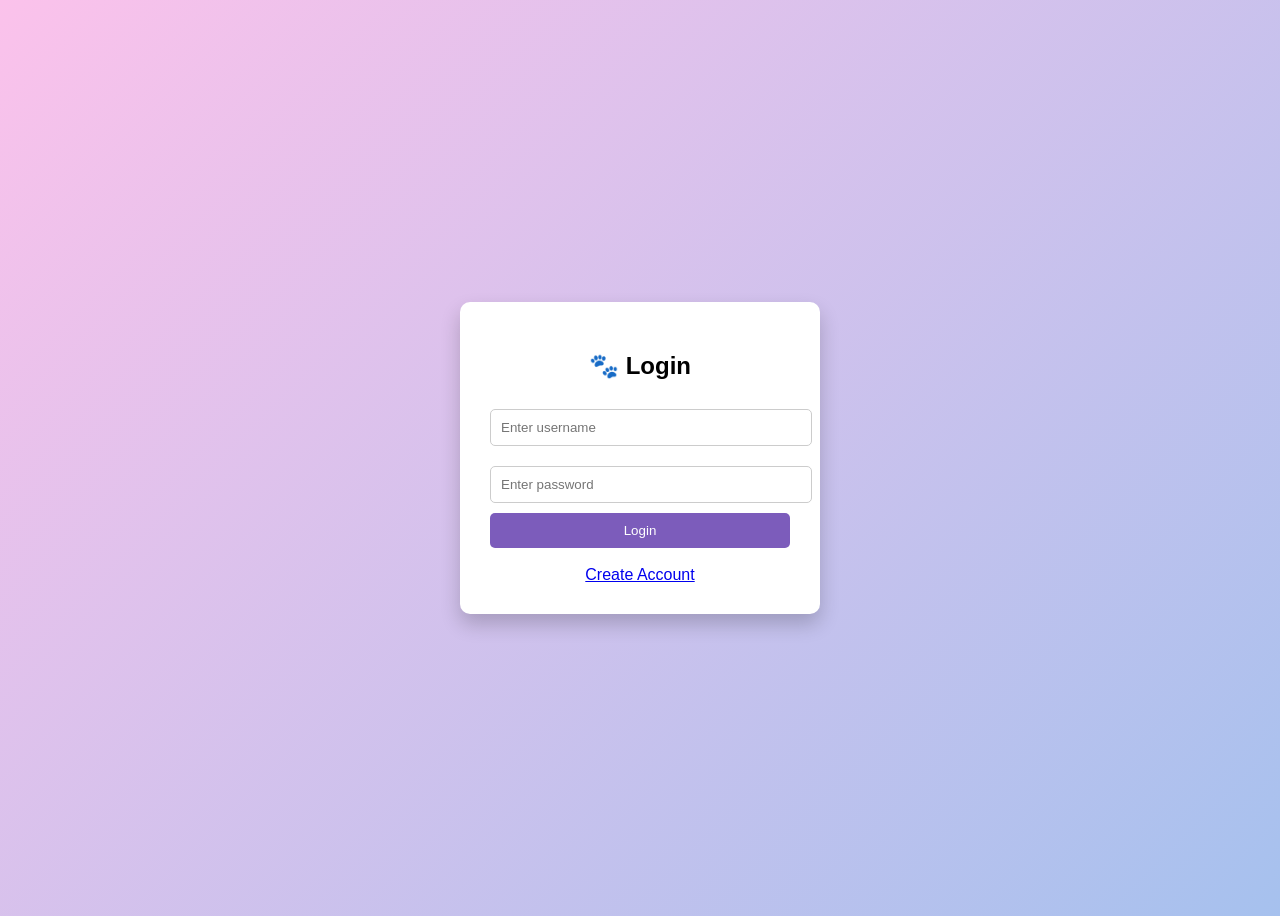
<file: index.html>
<!DOCTYPE html>
<html lang="en">
<head>
  <meta charset="UTF-8" />
  <meta name="viewport" content="width=device-width, initial-scale=1.0" />
  <title>🐾 Pawfect Pets – Your Cute Pet Shop</title>

  <link rel="preconnect" href="https://fonts.googleapis.com" />
  <link
    href="https://fonts.googleapis.com/css2?family=Quicksand:wght@400;500;600;700&family=Nunito:wght@400;600;700;800&display=swap"
    rel="stylesheet"
  />

  <link rel="stylesheet" href="style.css" />
</head> 

<body>

  <nav class="navbar" id="navbar">

    <!-- Logo area (text + emoji) -->
    <div class="nav-logo">
      <span class="logo-icon">🐾</span>
      <span class="logo-text">Pawfect Pets</span>
    </div>

    <!-- Hamburger button (shows on mobile) -->
    <!-- onclick calls JavaScript function toggleMenu() -->
    <button class="hamburger" id="hamburger" onclick="toggleMenu()" aria-label="Open menu">
      ☰
    </button>


    <ul class="nav-links" id="nav-links">
      <li><a href="index.html" class="active">🏠 Home</a></li>
      <li><a href="accessories.html">🛒 Accessories</a></li>
      <li><a href="care.html">📺 How to Care Videos</a></li>
      <li><a href="contact.html">✉️ Contact</a></li>
      <!-- Cart counter - JavaScript updates the number inside the badge -->
      <li>
        <a href="#" class="cart-btn" onclick="showCart()">
          🛒 Cart <span class="cart-badge" id="cart-count">0</span>
        </a>
      </li>
      <li><a href="#" onclick="logout()">🚪 Logout</a></li>
    </ul>
  </nav>

  <header class="hero">
    <div class="hero-content">
      <svg class="hero-svg" viewBox="0 0 120 80" xmlns="http://www.w3.org/2000/svg" aria-label="Cute bunny illustration">
        <!-- Bunny body -->
        <ellipse cx="60" cy="55" rx="22" ry="18" fill="#fff" />
        <!-- Bunny head -->
        <circle cx="60" cy="34" r="14" fill="#fff" />
        <!-- Left ear -->
        <ellipse cx="52" cy="16" rx="5" ry="11" fill="#fff" />
        <ellipse cx="52" cy="16" rx="3" ry="8" fill="#ffb6c1" />
        <!-- Right ear -->
        <ellipse cx="68" cy="16" rx="5" ry="11" fill="#fff" />
        <ellipse cx="68" cy="16" rx="3" ry="8" fill="#ffb6c1" />
        <!-- Eyes -->
        <circle cx="55" cy="32" r="2.5" fill="#7c5cbb" />
        <circle cx="65" cy="32" r="2.5" fill="#7c5cbb" />
        <!-- Shine dots in eyes -->
        <circle cx="56" cy="31" r="0.8" fill="white" />
        <circle cx="66" cy="31" r="0.8" fill="white" />
        <!-- Nose -->
        <ellipse cx="60" cy="37" rx="2" ry="1.2" fill="#ffb6c1" />
        <!-- Smile -->
        <path d="M57 39 Q60 42 63 39" stroke="#aaa" stroke-width="1" fill="none" stroke-linecap="round" />
        <!-- Whiskers -->
        <line x1="44" y1="37" x2="55" y2="38" stroke="#ccc" stroke-width="0.8" />
        <line x1="44" y1="39" x2="55" y2="39" stroke="#ccc" stroke-width="0.8" />
        <line x1="65" y1="38" x2="76" y2="37" stroke="#ccc" stroke-width="0.8" />
        <line x1="65" y1="39" x2="76" y2="39" stroke="#ccc" stroke-width="0.8" />
        <!-- Paws -->
        <ellipse cx="46" cy="64" rx="7" ry="5" fill="#fff" />
        <ellipse cx="74" cy="64" rx="7" ry="5" fill="#fff" />
        <!-- Tummy spot -->
        <ellipse cx="60" cy="57" rx="10" ry="8" fill="#fff5f8" />
        <!-- Stars decoration -->
        <text x="10" y="20" font-size="8" fill="#b39ddb">✦</text>
        <text x="95" y="15" font-size="6" fill="#f48fb1">✦</text>
        <text x="100" y="50" font-size="5" fill="#b39ddb">✦</text>
        <text x="5" y="55" font-size="7" fill="#f48fb1">✦</text>
      </svg>

      <h1 class="hero-title">Welcome to Pawfect Pets! 🐇</h1>
      <p class="hero-subtitle">Find your fluffy best friend – bunnies, guinea pigs, hamsters & more!</p>

      <a href="#shop" class="btn-primary">Shop Pets 🐾</a>
    </div>
  </header>

  <!-- ============================================================
       FILTER BAR
       - JavaScript uses these buttons to show/hide pet cards
  ============================================================ -->
  <section class="filter-bar" id="shop">
    <h2 class="section-title">Our Pets 🐾</h2>
    <p class="section-subtitle">Click a pet card to learn more about them!</p>

    <div class="filters">
      
      <button class="filter-btn active" data-filter="all" onclick="filterPets('all', this)">All Pets</button>
      <button class="filter-btn" data-filter="bunny" onclick="filterPets('bunny', this)">🐇 Bunnies</button>
      <button class="filter-btn" data-filter="guinea-pig" onclick="filterPets('guinea-pig', this)">🐹 Guinea Pigs</button>
      <button class="filter-btn" data-filter="hamster" onclick="filterPets('hamster', this)">🐹 Hamsters</button>
      <button class="filter-btn" data-filter="cat" onclick="filterPets('cat', this)">🐱 Cats</button>
    </div>

    <!-- Price sort dropdown -->
    <div class="sort-bar">
      <label for="sort-price">Sort by price:</label>
      <select id="sort-price" onchange="sortByPrice(this.value)">
        <option value="default">Default</option>
        <option value="low">Price: Low → High</option>
        <option value="high">Price: High → Low</option>
      </select>
    </div>
  </section>

  <!-- ============================================================
       PET CARDS GRID
       - Each card has class="pet-card" and a data-type attribute
       - JavaScript uses these to filter
  ============================================================ -->
  <section class="pets-grid" id="pets-container">

    <!-- ---- PET CARD ---- -->
    <!-- data-type: used by filter; data-price: used by sort -->
    <!-- onclick: calls JavaScript to open detail popup -->
    <div class="pet-card" data-type="bunny" data-price="4500"
         onclick="openPetDetail('Holland Lop', '🐇', 'bunny', '₹4500', 'Small', 'Calm & Gentle',
           'Holland Lops are one of the most popular rabbit breeds. They have adorable floppy ears and a very round face.',
           'Loves cuddles, calm indoors, enjoys exploring. Very social – needs a friend!',
           'Daily hay, fresh veggies, water. Weekly cage clean. Brush fur twice a week.',
           'Easy – great for first-time owners!')">

      <!-- Hover overlay - shown with CSS on hover -->
      <div class="card-hover-info">🐇 Calm & loves cuddles!</div>

      <!-- Pet emoji as the "image" (no file needed) -->
      <div class="pet-emoji">🐇</div>

      <div class="pet-info">
        <h3 class="pet-name">Holland Lop</h3>
        <p class="pet-breed">Breed: Holland Lop</p>
        <p class="pet-price">₹4500</p>
        <button class="btn-add" onclick="event.stopPropagation(); addToCart('Holland Lop', 45)">
          Add to Cart 🛒
        </button>
      </div>
    </div>

    <!-- ---- BUNNY 2 ---- -->
    <div class="pet-card" data-type="bunny" data-price="5500"
         onclick="openPetDetail('Mini Rex', '🐇', 'bunny', '₹5500', 'Small', 'Playful & Curious',
           'Mini Rex rabbits have incredibly soft, velvety fur. They are lively and love to explore.',
           'Active and playful, loves to binky (jump for joy!). Needs space to run.',
           'Daily hay and greens. Keep cage clean. Velvet fur needs minimal brushing.',
           'Moderate – needs daily exercise time outside the cage.')">
      <div class="card-hover-info">🐇 Super soft velvety fur!</div>
      <div class="pet-emoji">🐇</div>
      <div class="pet-info">
        <h3 class="pet-name">Mini Rex</h3>
        <p class="pet-breed">Breed: Mini Rex</p>
        <p class="pet-price">₹5500</p>
        <button class="btn-add" onclick="event.stopPropagation(); addToCart('Mini Rex', 55)">Add to Cart 🛒</button>
      </div>
    </div>

    <!-- ---- BUNNY 3 ---- -->
    <div class="pet-card" data-type="bunny" data-price="6000"
         onclick="openPetDetail('Lionhead', '🐇', 'bunny', '₹6000', 'Small', 'Bold & Friendly',
           'Lionheads have a fluffy mane of fur around their heads, like a tiny lion! They are bold and very affectionate.',
           'Confident, loves attention, can be cheeky! Enjoys toys and puzzles.',
           'Daily hay. Brush mane 3x per week to avoid matting. Fresh water always.',
           'Moderate – requires regular grooming.')">
      <div class="card-hover-info">🦁 Fluffy like a little lion!</div>
      <div class="pet-emoji">🐇</div>
      <div class="pet-info">
        <h3 class="pet-name">Lionhead</h3>
        <p class="pet-breed">Breed: Lionhead</p>
        <p class="pet-price">₹6000</p>
        <button class="btn-add" onclick="event.stopPropagation(); addToCart('Lionhead', 60)">Add to Cart 🛒</button>
      </div>
    </div>

    <!-- ---- GUINEA PIG 1 ---- -->
    <div class="pet-card" data-type="guinea-pig" data-price="2500"
         onclick="openPetDetail('American Guinea Pig', '🐹', 'guinea-pig', '₹2500', 'Medium', 'Social & Vocal',
           'The American Guinea Pig is the most common breed. Short smooth coat, very easy to care for.',
           'Very social! Loves to squeak and chatter. Always keep in pairs – they get lonely.',
           'Hay daily, vitamin C veggies, fresh water. Clean cage weekly.',
           'Easy – perfect for children!')">
      <div class="card-hover-info">🐹 Loves to chat & squeak!</div>
      <div class="pet-emoji">🐹</div>
      <div class="pet-info">
        <h3 class="pet-name">American Guinea Pig</h3>
        <p class="pet-breed">Breed: American</p>
        <p class="pet-price">₹2500</p>
        <button class="btn-add" onclick="event.stopPropagation(); addToCart('Guinea Pig', 25)">Add to Cart 🛒</button>
      </div>
    </div>

    <!-- ---- GUINEA PIG 2 ---- -->
    <div class="pet-card" data-type="guinea-pig" data-price="3500"
         onclick="openPetDetail('Teddy Guinea Pig', '🐹', 'guinea-pig', '₹3500', 'Medium', 'Fluffy & Sweet',
           'Teddy guinea pigs have a dense, rough, springy coat – just like a teddy bear! Very cuddly.',
           'Calm and sweet-natured. Loves being held. Gentle with children.',
           'Hay, fresh greens, vitamin C. Brush coat weekly. Nail trims needed.',
           'Easy to moderate.')">
      <div class="card-hover-info">🧸 Soft like a teddy bear!</div>
      <div class="pet-emoji">🐹</div>
      <div class="pet-info">
        <h3 class="pet-name">Teddy Guinea Pig</h3>
        <p class="pet-breed">Breed: Teddy</p>
        <p class="pet-price">₹3500</p>
        <button class="btn-add" onclick="event.stopPropagation(); addToCart('Teddy Guinea Pig', 35)">Add to Cart 🛒</button>
      </div>
    </div>

    <!-- ---- HAMSTER ---- -->
    <div class="pet-card" data-type="hamster" data-price="1500"
         onclick="openPetDetail('Syrian Hamster', '🐹', 'hamster', '₹1500', 'Small', 'Independent & Curious',
           'Syrian hamsters are the biggest hamster species. They are golden-coloured and love to explore.',
           'Active at night (nocturnal). Loves running on a wheel. Prefers to live alone.',
           'Seed mix, fresh veggies, water bottle. Clean cage weekly. Provide a large wheel.',
           'Easy – great starter pet!')">
      <div class="card-hover-info">🌙 Active at night – night owl!</div>
      <div class="pet-emoji">🐹</div>
      <div class="pet-info">
        <h3 class="pet-name">Syrian Hamster</h3>
        <p class="pet-breed">Breed: Syrian</p>
        <p class="pet-price">₹1500</p>
        <button class="btn-add" onclick="event.stopPropagation(); addToCart('Syrian Hamster', 15)">Add to Cart 🛒</button>
      </div>
    </div>

    <!-- ---- CAT ---- -->
    <div class="pet-card" data-type="cat" data-price="1200"
         onclick="openPetDetail('British Shorthair', '🐱', 'cat', '₹1200', 'Medium-Large', 'Calm & Cuddly',
           'The British Shorthair is a chunky, round-faced cat with a very dense plush coat. Calm and easygoing.',
           'Laid-back, loves naps, enjoys cuddles on its own terms. Good with kids and other pets.',
           'High-quality cat food, fresh water. Brush weekly. Vet check-ups yearly.',
           'Easy – very independent and low-maintenance.')">
      <div class="card-hover-info">😺 Chubby & super chill cat!</div>
      <div class="pet-emoji">🐱</div>
      <div class="pet-info">
        <h3 class="pet-name">British Shorthair</h3>
        <p class="pet-breed">Breed: British Shorthair</p>
        <p class="pet-price">₹1200</p>
        <button class="btn-add" onclick="event.stopPropagation(); addToCart('British Shorthair', 120)">Add to Cart 🛒</button>
      </div>
    </div>

    <!-- ---- CAT 2 ---- -->
    <div class="pet-card" data-type="cat" data-price="9500"
         onclick="openPetDetail('Ragdoll', '🐱', 'cat', '₹9500', 'Large', 'Floppy & Gentle',
           'Ragdolls go limp when picked up – hence the name! They are large, blue-eyed, and incredibly gentle.',
           'Dog-like loyalty, follows you around the house. Very gentle, loves to be held.',
           'Premium food, daily brushing (long coat). Lots of love and attention!',
           'Easy – very gentle and forgiving.')">
      <div class="card-hover-info">💙 Goes floppy when cuddled!</div>
      <div class="pet-emoji">🐱</div>
      <div class="pet-info">
        <h3 class="pet-name">Ragdoll</h3>
        <p class="pet-breed">Breed: Ragdoll</p>
        <p class="pet-price">₹9500</p>
        <button class="btn-add" onclick="event.stopPropagation(); addToCart('Ragdoll', 9500)">Add to Cart 🛒</button>
      </div>
    </div>

  </section>

  <!-- ============================================================
       BREED COMPARISON TABLE
       - Demonstrates HTML <table> tag
       - Shows traits for each breed
  ============================================================ -->
  <section class="table-section">
    <h2 class="section-title">🔍 Breed Comparison</h2>
    <p class="section-subtitle">Compare pets to find the best match for you!</p>

    <!-- overflow-x makes table scroll on small screens -->
    <div class="table-wrapper">
      <table class="breed-table">
        <!-- Table head - column labels -->
        <thead>
          <tr>
            <th>🐾 Pet</th>
            <th>📏 Size</th>
            <th>😊 Temperament</th>
            <th>✂️ Grooming</th>
            <th>👶 Kid Friendly</th>
            <th>💰 Price</th>
            <th>⭐ Beginner?</th>
          </tr>
        </thead>

        <!-- Table body - one row per breed -->
        <tbody>
          <tr>
            <td>🐇 Holland Lop</td>
            <td>Small</td>
            <td>Calm, Gentle</td>
            <td>Low</td>
            <td>✅ Yes</td>
            <td></td>
            <td>✅ Great!</td>
          </tr>
          <tr>
            <td>🐇 Mini Rex</td>
            <td>Small</td>
            <td>Playful, Active</td>
            <td>Low</td>
            <td>✅ Yes</td>
            <td>₹2000</td>
            <td>✅ Good</td>
          </tr>
          <tr>
            <td>🐇 Lionhead</td>
            <td>Small</td>
            <td>Bold, Friendly</td>
            <td>Medium</td>
            <td>✅ Yes</td>
            <td>₹1800</td>
            <td>⚠️ Some grooming</td>
          </tr>
          <tr>
            <td>🐹 American Guinea Pig</td>
            <td>Medium</td>
            <td>Social, Vocal</td>
            <td>Low</td>
            <td>✅ Yes</td>
            <td>₹800</td>
            <td>✅ Great!</td>
          </tr>
          <tr>
            <td>🐹 Teddy Guinea Pig</td>
            <td>Medium</td>
            <td>Calm, Sweet</td>
            <td>Low</td>
            <td>✅ Yes</td>
            <td>₹2100</td>
            <td>✅ Great!</td>
          </tr>
          <tr>
            <td>🐹 Syrian Hamster</td>
            <td>Small</td>
            <td>Independent</td>
            <td>Low</td>
            <td>⚠️ Careful</td>
            <td>₹1000</td>
            <td>✅ Good</td>
          </tr>
          <tr>
            <td>🐱 British Shorthair</td>
            <td>Medium-Large</td>
            <td>Calm, Cuddly</td>
            <td>Low</td>
            <td>✅ Yes</td>
            <td>₹3800</td>
            <td>✅ Great!</td>
          </tr>
          <tr>
            <td>🐱 Ragdoll</td>
            <td>Large</td>
            <td>Gentle, Loving</td>
            <td>Medium</td>
            <td>✅ Yes</td>
            <td>₹3400</td>
            <td>✅ Great!</td>
          </tr>
        </tbody>
      </table>
    </div>
  </section>

  <!-- ============================================================
       PET DETAIL MODAL (POPUP)
       - Hidden by default (display:none in CSS)
       - JavaScript fills in the content and shows it
  ============================================================ -->
  <div class="modal-overlay" id="pet-modal" onclick="closeModal(event)">
    <div class="modal-box">

      <!-- Close button (X) -->
      <button class="modal-close" onclick="closeModal()">✕</button>

      <!-- These empty elements get filled by JavaScript -->
      <div class="modal-emoji" id="modal-emoji">🐇</div>
      <h2 id="modal-name">Pet Name</h2>
      <p id="modal-breed-tag" class="modal-tag">🐇 Bunny</p>

      <!-- Info grid inside the popup -->
      <div class="modal-grid">
        <div class="modal-stat">
          <strong>📏 Size</strong>
          <span id="modal-size">-</span>
        </div>
        <div class="modal-stat">
          <strong>😊 Behaviour</strong>
          <span id="modal-behaviour">-</span>
        </div>
        <div class="modal-stat">
          <strong>💰 Price</strong>
          <span id="modal-price">-</span>
        </div>
      </div>

      <div class="modal-section">
        <h4>📖 About</h4>
        <p id="modal-about">-</p>
      </div>

      <div class="modal-section">
        <h4>🎭 Personality</h4>
        <p id="modal-personality">-</p>
      </div>

      <div class="modal-section">
        <h4>🌿 Care Requirements</h4>
        <p id="modal-care">-</p>
      </div>

      <div class="modal-section">
        <h4>⭐ Difficulty</h4>
        <p id="modal-difficulty">-</p>
      </div>

      <button class="btn-primary" id="modal-add-btn">Add to Cart 🛒</button>
    </div>
  </div>

  <!-- ============================================================
       CART POPUP (mini cart)
  ============================================================ -->
  <div class="cart-popup" id="cart-popup">
    <div class="cart-header">
      <h3>🛒 Your Cart</h3>
      <button onclick="hideCart()">✕</button>
    </div>
    <ul id="cart-items-list">
      <!-- JavaScript adds list items here -->
    </ul>
    <div class="cart-total">
      Total: £<span id="cart-total">0</span>
    </div>
    <a href="contact.html" class="btn-primary" style="display:block;text-align:center;margin-top:10px;">
      Checkout ➡️
    </a>
  </div>

  <!-- FOOTER -->
  <footer class="footer">
    <div class="footer-grid">
      <div style="color: black;">
        <h4>🐾 Pawfect Pets</h4>
        <p>Bringing you the cutest pets since 2012!</p>
      </div>
      <div>
        <h4>Quick Links</h4>
        <ul>
          <li><a href="index.html">Home</a></li>
          <li><a href="accessories.html">Accessories</a></li>
          <li><a href="care.html">Care Videos</a></li>
          <li><a href="contact.html">Contact</a></li>
        </ul>
      </div>
      <div>
        <h4>📍 Visit Us</h4>
        <p>123 Bunny Lane<br>Chennai, India</p>
      </div>
    </div>
    <p class="footer-copy">© 2026 Pawfect Pets – Made with 💜 for animal lovers</p>
  </footer>
  <script src="script.js"></script>

<script>

if(localStorage.getItem("loggedIn")!="true"){
window.location.href="login.html";
}

function logout(){

localStorage.removeItem("loggedIn");

alert("Logged Out Successfully");

window.location.href="login.html";

}

</script>

</body>
</html>
</file>
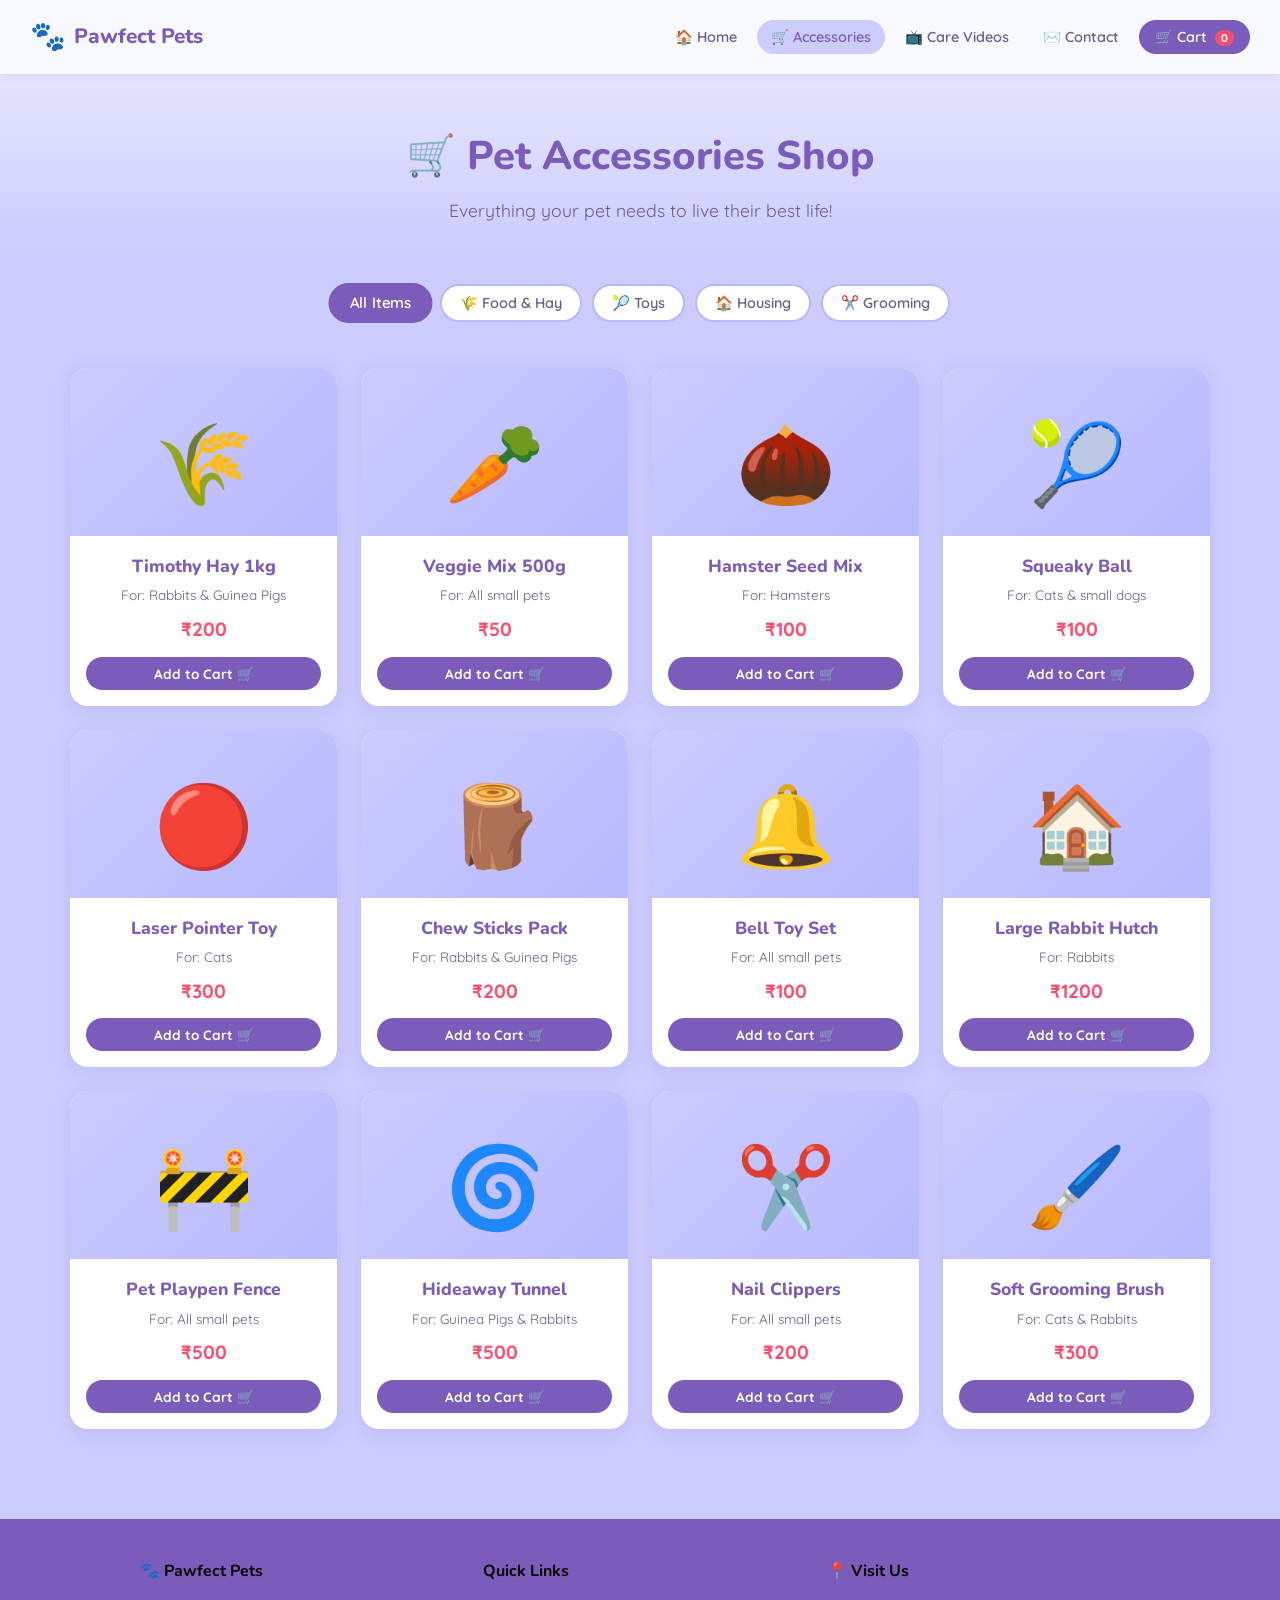
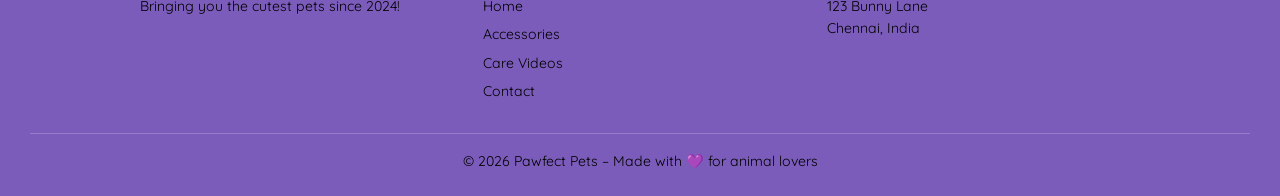
<file: accessories.html>
<!DOCTYPE html>
<html lang="en">
<head>
  <meta charset="UTF-8" />
  <meta name="viewport" content="width=device-width, initial-scale=1.0" />
  <title>🛒 Accessories – Pawfect Pets</title>
  <link rel="preconnect" href="https://fonts.googleapis.com" />
  <link href="https://fonts.googleapis.com/css2?family=Quicksand:wght@400;500;600;700&family=Nunito:wght@400;600;700;800&display=swap" rel="stylesheet" />
  <link rel="stylesheet" href="style.css" />
</head>
<body>

  <!-- NAVIGATION (same on every page) -->
  <nav class="navbar" id="navbar">
    <div class="nav-logo">
      <span class="logo-icon">🐾</span>
      <span class="logo-text">Pawfect Pets</span>
    </div>
    <button class="hamburger" id="hamburger" onclick="toggleMenu()" aria-label="Open menu">☰</button>
    <ul class="nav-links" id="nav-links">
      <li><a href="index.html">🏠 Home</a></li>
      <li><a href="accessories.html" class="active">🛒 Accessories</a></li>
      <li><a href="care.html">📺 Care Videos</a></li>
      <li><a href="contact.html">✉️ Contact</a></li>
      <li><a href="#" class="cart-btn" onclick="showCart()">🛒 Cart <span class="cart-badge" id="cart-count">0</span></a></li>
    </ul>
  </nav>

  <!-- PAGE HEADER -->
  <div class="page-header">
    <h1>🛒 Pet Accessories Shop</h1>
    <p>Everything your pet needs to live their best life!</p>
  </div>

  <!-- ACCESSORY CATEGORY TABS -->
  <section class="filter-bar">
    <div class="filters">
      <button class="filter-btn active" onclick="filterAcc('all', this)">All Items</button>
      <button class="filter-btn" onclick="filterAcc('food', this)">🌾 Food & Hay</button>
      <button class="filter-btn" onclick="filterAcc('toy', this)">🎾 Toys</button>
      <button class="filter-btn" onclick="filterAcc('housing', this)">🏠 Housing</button>
      <button class="filter-btn" onclick="filterAcc('grooming', this)">✂️ Grooming</button>
    </div>
  </section>

  <!-- ACCESSORIES GRID -->
  <section class="pets-grid" id="acc-container">

    <!-- FOOD & HAY -->
    <div class="pet-card" data-type="food">
      <div class="card-hover-info">🌾 Timothy hay – the best!</div>
      <div class="pet-emoji">🌾</div>
      <div class="pet-info">
        <h3 class="pet-name">Timothy Hay 1kg</h3>
        <p class="pet-breed">For: Rabbits & Guinea Pigs</p>
        <p class="pet-price">₹200</p>
        <button class="btn-add" onclick="addToCart('Timothy Hay 1kg', 200)">Add to Cart 🛒</button>
      </div>
    </div>

    <div class="pet-card" data-type="food">
      <div class="card-hover-info">🥕 Fresh & crunchy!</div>
      <div class="pet-emoji">🥕</div>
      <div class="pet-info">
        <h3 class="pet-name">Veggie Mix 500g</h3>
        <p class="pet-breed">For: All small pets</p>
        <p class="pet-price">₹50</p>
        <button class="btn-add" onclick="addToCart('Veggie Mix', 50)">Add to Cart 🛒</button>
      </div>
    </div>

    <div class="pet-card" data-type="food">
      <div class="card-hover-info">🌀 Hamster's favourite!</div>
      <div class="pet-emoji">🌰</div>
      <div class="pet-info">
        <h3 class="pet-name">Hamster Seed Mix</h3>
        <p class="pet-breed">For: Hamsters</p>
        <p class="pet-price">₹100</p>
        <button class="btn-add" onclick="addToCart('Hamster Seed Mix', 100)">Add to Cart 🛒</button>
      </div>
    </div>

    <!-- TOYS -->
    <div class="pet-card" data-type="toy">
      <div class="card-hover-info">🎾 Squeaky squeaky!</div>
      <div class="pet-emoji">🎾</div>
      <div class="pet-info">
        <h3 class="pet-name">Squeaky Ball</h3>
        <p class="pet-breed">For: Cats & small dogs</p>
        <p class="pet-price">₹100</p>
        <button class="btn-add" onclick="addToCart('Squeaky Ball', 100)">Add to Cart 🛒</button>
      </div>
    </div>

    <div class="pet-card" data-type="toy">
      <div class="card-hover-info">🔴 Cats go crazy for this!</div>
      <div class="pet-emoji">🔴</div>
      <div class="pet-info">
        <h3 class="pet-name">Laser Pointer Toy</h3>
        <p class="pet-breed">For: Cats</p>
        <p class="pet-price">₹300</p>
        <button class="btn-add" onclick="addToCart('Laser Pointer', 300)">Add to Cart 🛒</button>
      </div>
    </div>

    <div class="pet-card" data-type="toy">
      <div class="card-hover-info">🪵 Keeps teeth healthy!</div>
      <div class="pet-emoji">🪵</div>
      <div class="pet-info">
        <h3 class="pet-name">Chew Sticks Pack</h3>
        <p class="pet-breed">For: Rabbits & Guinea Pigs</p>
        <p class="pet-price">₹200</p>
        <button class="btn-add" onclick="addToCart('Chew Sticks', 200)">Add to Cart 🛒</button>
      </div>
    </div>

    <div class="pet-card" data-type="toy">
      <div class="card-hover-info">🔔 Jingle jingle fun!</div>
      <div class="pet-emoji">🔔</div>
      <div class="pet-info">
        <h3 class="pet-name">Bell Toy Set</h3>
        <p class="pet-breed">For: All small pets</p>
        <p class="pet-price">₹100</p>
        <button class="btn-add" onclick="addToCart('Bell Toy Set', 100)">Add to Cart 🛒</button>
      </div>
    </div>

    <!-- HOUSING -->
    <div class="pet-card" data-type="housing">
      <div class="card-hover-info">🏠 Cosy home sweet home!</div>
      <div class="pet-emoji">🏠</div>
      <div class="pet-info">
        <h3 class="pet-name">Large Rabbit Hutch</h3>
        <p class="pet-breed">For: Rabbits</p>
        <p class="pet-price">₹1200</p>
        <button class="btn-add" onclick="addToCart('Rabbit Hutch', 1200)">Add to Cart 🛒</button>
      </div>
    </div>

    <div class="pet-card" data-type="housing">
      <div class="card-hover-info">🚧 Keep them safe & sound!</div>
      <div class="pet-emoji">🚧</div>
      <div class="pet-info">
        <h3 class="pet-name">Pet Playpen Fence</h3>
        <p class="pet-breed">For: All small pets</p>
        <p class="pet-price">₹500</p>
        <button class="btn-add" onclick="addToCart('Playpen Fence', 500)">Add to Cart 🛒</button>
      </div>
    </div>

    <div class="pet-card" data-type="housing">
      <div class="card-hover-info">🕳️ Hide & seek champion!</div>
      <div class="pet-emoji">🌀</div>
      <div class="pet-info">
        <h3 class="pet-name">Hideaway Tunnel</h3>
        <p class="pet-breed">For: Guinea Pigs & Rabbits</p>
        <p class="pet-price">₹500</p>
        <button class="btn-add" onclick="addToCart('Hideaway Tunnel', 500)">Add to Cart 🛒</button>
      </div>
    </div>

    <!-- GROOMING -->
    <div class="pet-card" data-type="grooming">
      <div class="card-hover-info">✂️ Snip snip – look sharp!</div>
      <div class="pet-emoji">✂️</div>
      <div class="pet-info">
        <h3 class="pet-name">Nail Clippers</h3>
        <p class="pet-breed">For: All small pets</p>
        <p class="pet-price">₹200</p>
        <button class="btn-add" onclick="addToCart('Nail Clippers', 200)">Add to Cart 🛒</button>
      </div>
    </div>

    <div class="pet-card" data-type="grooming">
      <div class="card-hover-info">🖌️ Soft & gentle brushing!</div>
      <div class="pet-emoji">🖌️</div>
      <div class="pet-info">
        <h3 class="pet-name">Soft Grooming Brush</h3>
        <p class="pet-breed">For: Cats & Rabbits</p>
        <p class="pet-price">₹300</p>
        <button class="btn-add" onclick="addToCart('Grooming Brush', 300)">Add to Cart 🛒</button>
      </div>
    </div>

  </section>

  <!-- CART POPUP -->
  <div class="cart-popup" id="cart-popup">
    <div class="cart-header">
      <h3>🛒 Your Cart</h3>
      <button onclick="hideCart()">✕</button>
    </div>
    <ul id="cart-items-list"></ul>
    <div class="cart-total">Total: ₹<span id="cart-total">0</span></div>
    <a href="contact.html" class="btn-primary" style="display:block;text-align:center;margin-top:10px;">Checkout ➡️</a>
  </div>

  <!-- FOOTER -->
  <footer class="footer">
    <div class="footer-grid">
      <div>
        <h4>🐾 Pawfect Pets</h4>
        <p>Bringing you the cutest pets since 2024!</p>
      </div>
      <div>
        <h4>Quick Links</h4>
        <ul>
          <li><a href="index.html">Home</a></li>
          <li><a href="accessories.html">Accessories</a></li>
          <li><a href="care.html">Care Videos</a></li>
          <li><a href="contact.html">Contact</a></li>
        </ul>
      </div>
      <div>
        <h4>📍 Visit Us</h4>
        <p>123 Bunny Lane<br>Chennai, India</p>
      </div>
    </div>
    <p class="footer-copy">© 2026 Pawfect Pets – Made with 💜 for animal lovers</p>
  </footer>

  <script src="script.js"></script>
</body>
</html>
</file>
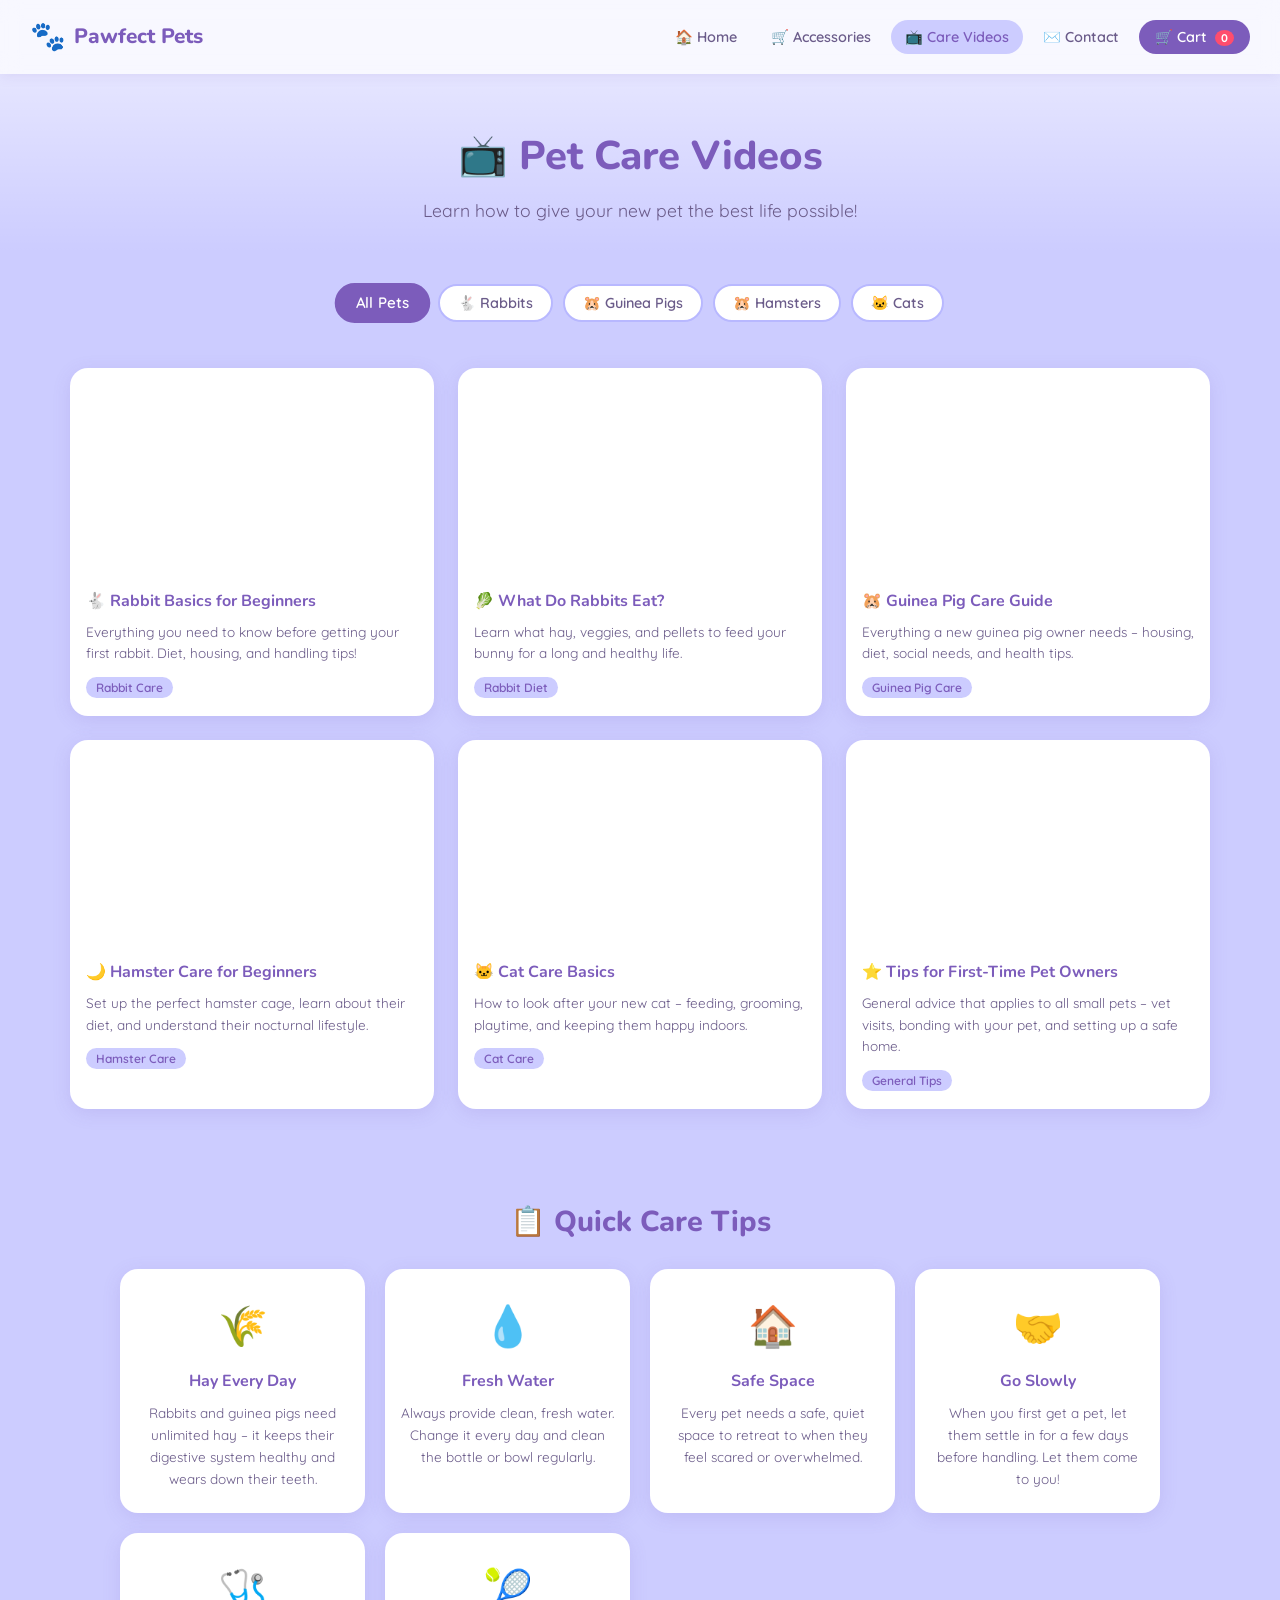
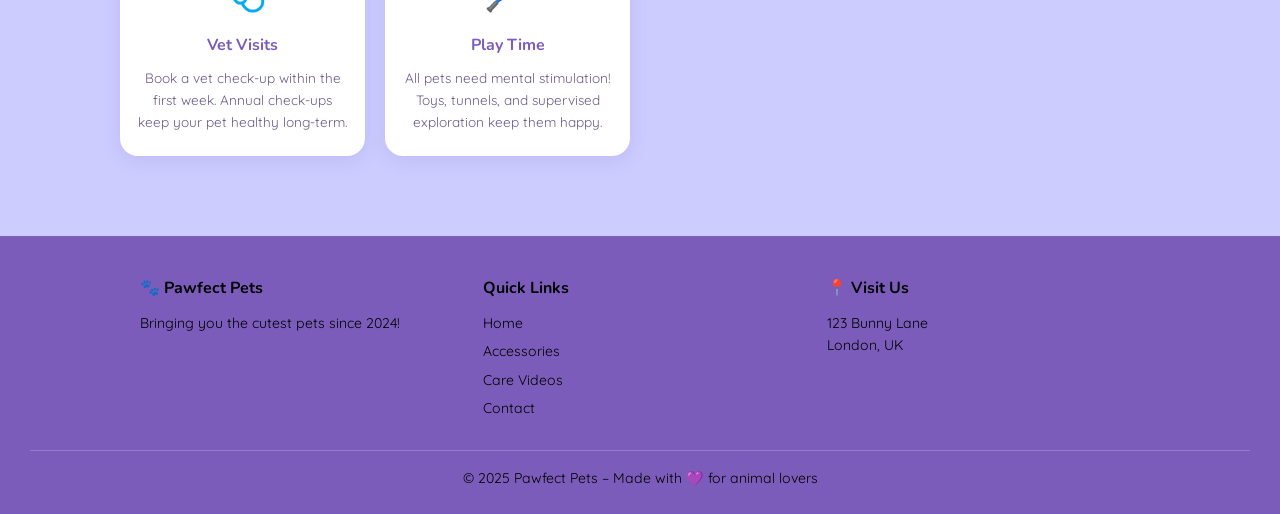
<file: care.html>
<!DOCTYPE html>
<html lang="en">
<head>
  <meta charset="UTF-8" />
  <meta name="viewport" content="width=device-width, initial-scale=1.0" />
  <title>📺 Care Videos – Pawfect Pets</title>
  <link rel="preconnect" href="https://fonts.googleapis.com" />
  <link href="https://fonts.googleapis.com/css2?family=Quicksand:wght@400;500;600;700&family=Nunito:wght@400;600;700;800&display=swap" rel="stylesheet" />
  <link rel="stylesheet" href="style.css" />
</head>
<body>

  <!-- NAVIGATION -->
  <nav class="navbar" id="navbar">
    <div class="nav-logo">
      <span class="logo-icon">🐾</span>
      <span class="logo-text">Pawfect Pets</span>
    </div>
    <button class="hamburger" id="hamburger" onclick="toggleMenu()" aria-label="Open menu">☰</button>
    <ul class="nav-links" id="nav-links">
      <li><a href="index.html">🏠 Home</a></li>
      <li><a href="accessories.html">🛒 Accessories</a></li>
      <li><a href="care.html" class="active">📺 Care Videos</a></li>
      <li><a href="contact.html">✉️ Contact</a></li>
      <li><a href="#" class="cart-btn" onclick="showCart()">🛒 Cart <span class="cart-badge" id="cart-count">0</span></a></li>
    </ul>
  </nav>

  <!-- PAGE HEADER -->
  <div class="page-header">
    <h1>📺 Pet Care Videos</h1>
    <p>Learn how to give your new pet the best life possible!</p>
  </div>

  <!-- VIDEO TABS -->
  <section class="filter-bar">
    <div class="filters">
      <button class="filter-btn active" onclick="showVideos('all', this)">All Pets</button>
      <button class="filter-btn" onclick="showVideos('rabbit', this)">🐇 Rabbits</button>
      <button class="filter-btn" onclick="showVideos('guinea', this)">🐹 Guinea Pigs</button>
      <button class="filter-btn" onclick="showVideos('hamster', this)">🐹 Hamsters</button>
      <button class="filter-btn" onclick="showVideos('cat', this)">🐱 Cats</button>
    </div>
  </section>

  <!-- VIDEO CARDS GRID -->
  <!-- Each card contains an embedded YouTube video using <iframe> -->
  <section class="video-grid" id="video-container">

    <!-- ============================================================
         EMBEDDED VIDEO using <iframe> HTML tag
         - src: the YouTube embed URL
         - allow: permissions the video player needs
         - allowfullscreen: lets viewers go fullscreen
    ============================================================ -->

    <!-- RABBIT VIDEO 1 -->
    <div class="video-card" data-type="rabbit">
      <div class="video-wrapper">
        <!-- Embedded YouTube video - this is an <iframe> element -->
        <iframe
          src="https://www.youtube.com/embed/4cAFXMZVBos"
          title="How to care for a rabbit"
          allow="accelerometer; autoplay; clipboard-write; encrypted-media; gyroscope; picture-in-picture"
          allowfullscreen>
        </iframe>
      </div>
      <div class="video-info">
        <h3>🐇 Rabbit Basics for Beginners</h3>
        <p>Everything you need to know before getting your first rabbit. Diet, housing, and handling tips!</p>
        <span class="video-tag">Rabbit Care</span>
      </div>
    </div>

    <!-- RABBIT VIDEO 2 -->
    <div class="video-card" data-type="rabbit">
      <div class="video-wrapper">
        <iframe
          src="https://www.youtube.com/embed/EfHQwPNVoN4"
          title="Rabbit diet guide"
          allow="accelerometer; autoplay; clipboard-write; encrypted-media; gyroscope; picture-in-picture"
          allowfullscreen>
        </iframe>
      </div>
      <div class="video-info">
        <h3>🥬 What Do Rabbits Eat?</h3>
        <p>Learn what hay, veggies, and pellets to feed your bunny for a long and healthy life.</p>
        <span class="video-tag">Rabbit Diet</span>
      </div>
    </div>

    <!-- GUINEA PIG VIDEO -->
    <div class="video-card" data-type="guinea">
      <div class="video-wrapper">
        <iframe
          src="https://www.youtube.com/embed/5jxNS4enXqY"
          title="Guinea pig care guide"
          allow="accelerometer; autoplay; clipboard-write; encrypted-media; gyroscope; picture-in-picture"
          allowfullscreen>
        </iframe>
      </div>
      <div class="video-info">
        <h3>🐹 Guinea Pig Care Guide</h3>
        <p>Everything a new guinea pig owner needs – housing, diet, social needs, and health tips.</p>
        <span class="video-tag">Guinea Pig Care</span>
      </div>
    </div>

    <!-- HAMSTER VIDEO -->
    <div class="video-card" data-type="hamster">
      <div class="video-wrapper">
        <iframe
          src="https://www.youtube.com/embed/oCFJVSGEuGs"
          title="Hamster care for beginners"
          allow="accelerometer; autoplay; clipboard-write; encrypted-media; gyroscope; picture-in-picture"
          allowfullscreen>
        </iframe>
      </div>
      <div class="video-info">
        <h3>🌙 Hamster Care for Beginners</h3>
        <p>Set up the perfect hamster cage, learn about their diet, and understand their nocturnal lifestyle.</p>
        <span class="video-tag">Hamster Care</span>
      </div>
    </div>

    <!-- CAT VIDEO -->
    <div class="video-card" data-type="cat">
      <div class="video-wrapper">
        <iframe
          src="https://www.youtube.com/embed/rLqKD0q-YEQ"
          title="Cat care basics"
          allow="accelerometer; autoplay; clipboard-write; encrypted-media; gyroscope; picture-in-picture"
          allowfullscreen>
        </iframe>
      </div>
      <div class="video-info">
        <h3>🐱 Cat Care Basics</h3>
        <p>How to look after your new cat – feeding, grooming, playtime, and keeping them happy indoors.</p>
        <span class="video-tag">Cat Care</span>
      </div>
    </div>

    <!-- GENERAL PET TIPS -->
    <div class="video-card" data-type="all">
      <div class="video-wrapper">
        <iframe
          src="https://www.youtube.com/embed/Jkg-V7g_dOQ"
          title="First pet tips"
          allow="accelerometer; autoplay; clipboard-write; encrypted-media; gyroscope; picture-in-picture"
          allowfullscreen>
        </iframe>
      </div>
      <div class="video-info">
        <h3>⭐ Tips for First-Time Pet Owners</h3>
        <p>General advice that applies to all small pets – vet visits, bonding with your pet, and setting up a safe home.</p>
        <span class="video-tag">General Tips</span>
      </div>
    </div>

  </section>

  <!-- QUICK TIPS BOX -->
  <section class="tips-section">
    <h2 class="section-title">📋 Quick Care Tips</h2>
    <div class="tips-grid">

      <div class="tip-card">
        <div class="tip-icon">🌾</div>
        <h4>Hay Every Day</h4>
        <p>Rabbits and guinea pigs need unlimited hay – it keeps their digestive system healthy and wears down their teeth.</p>
      </div>

      <div class="tip-card">
        <div class="tip-icon">💧</div>
        <h4>Fresh Water</h4>
        <p>Always provide clean, fresh water. Change it every day and clean the bottle or bowl regularly.</p>
      </div>

      <div class="tip-card">
        <div class="tip-icon">🏠</div>
        <h4>Safe Space</h4>
        <p>Every pet needs a safe, quiet space to retreat to when they feel scared or overwhelmed.</p>
      </div>

      <div class="tip-card">
        <div class="tip-icon">🤝</div>
        <h4>Go Slowly</h4>
        <p>When you first get a pet, let them settle in for a few days before handling. Let them come to you!</p>
      </div>

      <div class="tip-card">
        <div class="tip-icon">🩺</div>
        <h4>Vet Visits</h4>
        <p>Book a vet check-up within the first week. Annual check-ups keep your pet healthy long-term.</p>
      </div>

      <div class="tip-card">
        <div class="tip-icon">🎾</div>
        <h4>Play Time</h4>
        <p>All pets need mental stimulation! Toys, tunnels, and supervised exploration keep them happy.</p>
      </div>

    </div>
  </section>

  <!-- CART POPUP -->
  <div class="cart-popup" id="cart-popup">
    <div class="cart-header">
      <h3>🛒 Your Cart</h3>
      <button onclick="hideCart()">✕</button>
    </div>
    <ul id="cart-items-list"></ul>
    <div class="cart-total">Total: £<span id="cart-total">0</span></div>
    <a href="contact.html" class="btn-primary" style="display:block;text-align:center;margin-top:10px;">Checkout ➡️</a>
  </div>

  <!-- FOOTER -->
  <footer class="footer">
    <div class="footer-grid">
      <div>
        <h4>🐾 Pawfect Pets</h4>
        <p>Bringing you the cutest pets since 2024!</p>
      </div>
      <div>
        <h4>Quick Links</h4>
        <ul>
          <li><a href="index.html">Home</a></li>
          <li><a href="accessories.html">Accessories</a></li>
          <li><a href="care.html">Care Videos</a></li>
          <li><a href="contact.html">Contact</a></li>
        </ul>
      </div>
      <div>
        <h4>📍 Visit Us</h4>
        <p>123 Bunny Lane<br>London, UK</p>
      </div>
    </div>
    <p class="footer-copy">© 2025 Pawfect Pets – Made with 💜 for animal lovers</p>
  </footer>

  <script src="script.js"></script>
</body>
</html>
</file>
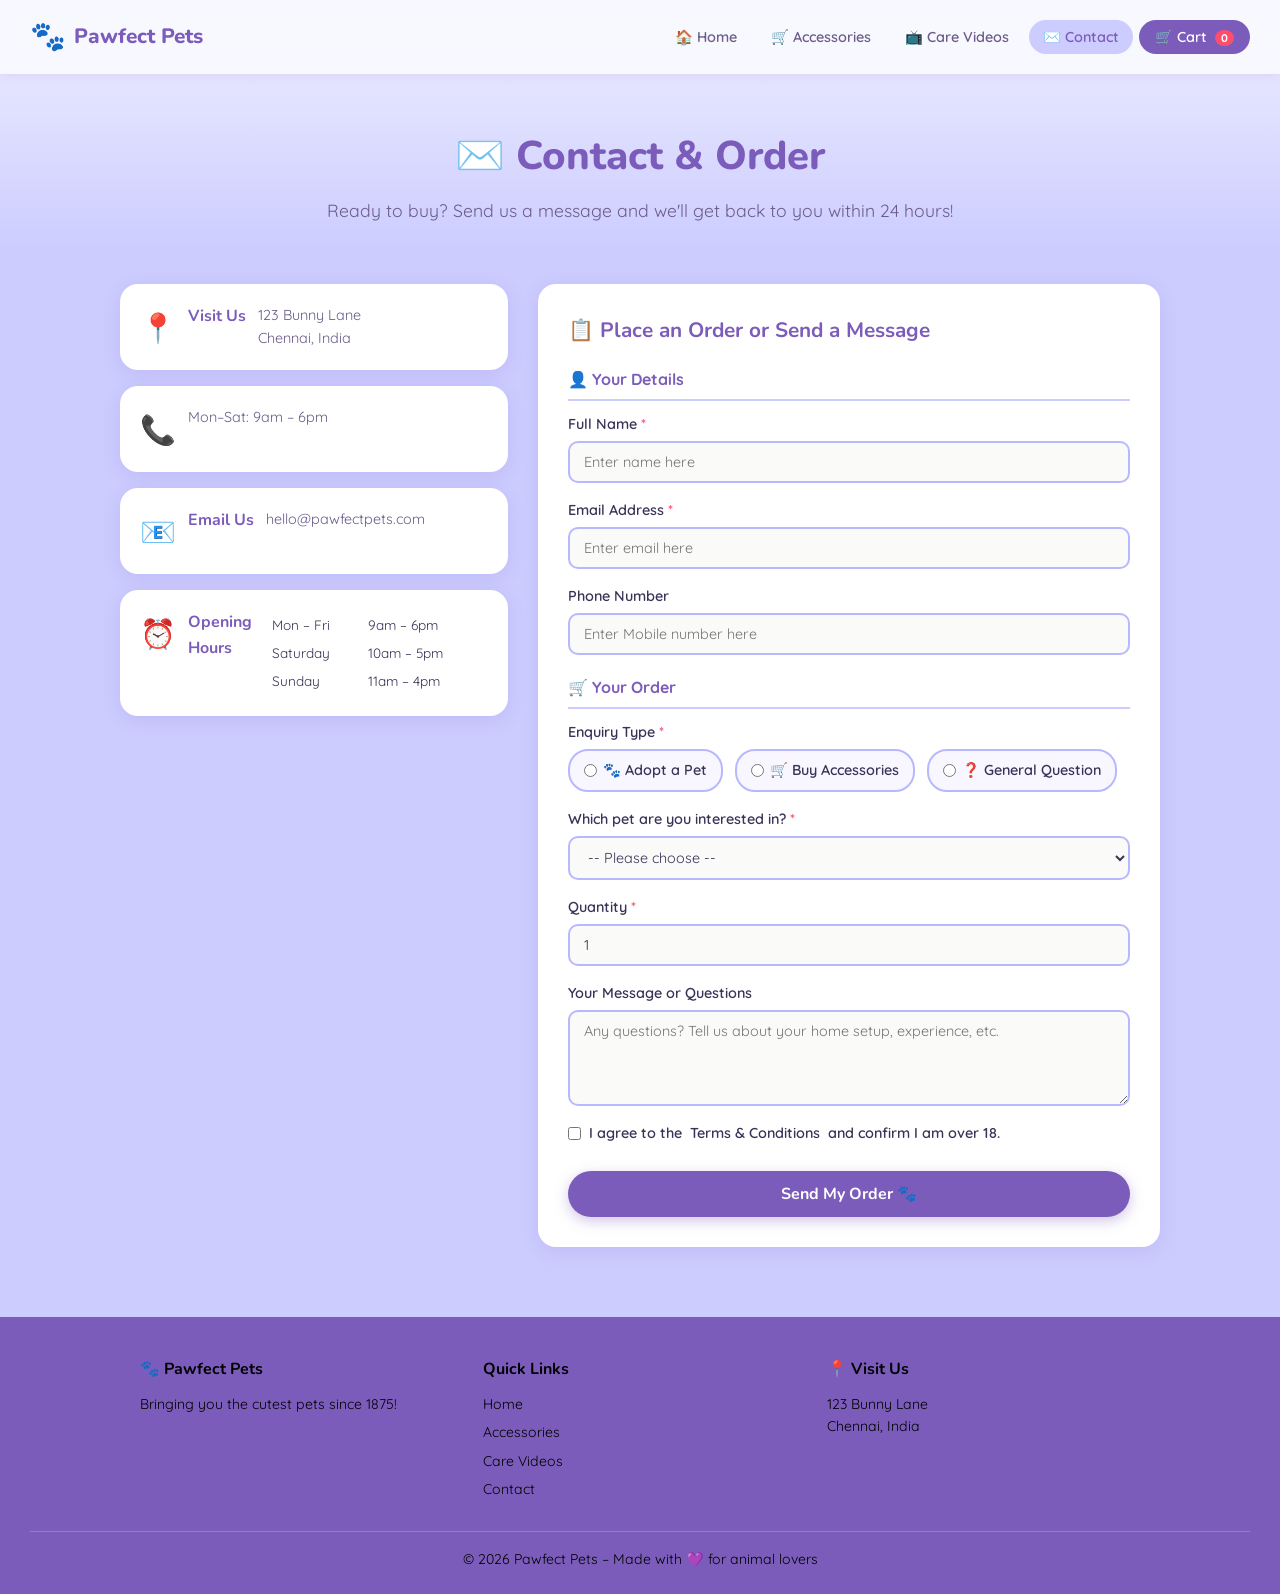
<file: contact.html>
<!DOCTYPE html>
<html lang="en">
<head>
  <meta charset="UTF-8" />
  <meta name="viewport" content="width=device-width, initial-scale=1.0" />
  <title>✉️ Contact – Pawfect Pets</title>
  <link rel="preconnect" href="https://fonts.googleapis.com" />
  <link href="https://fonts.googleapis.com/css2?family=Quicksand:wght@400;500;600;700&family=Nunito:wght@400;600;700;800&display=swap" rel="stylesheet" />
  <link rel="stylesheet" href="style.css" />
</head>
<body>

  <!-- NAVIGATION -->
  <nav class="navbar" id="navbar">
    <div class="nav-logo">
      <span class="logo-icon">🐾</span>
      <span class="logo-text">Pawfect Pets</span>
    </div>
    <button class="hamburger" id="hamburger" onclick="toggleMenu()" aria-label="Open menu">☰</button>
    <ul class="nav-links" id="nav-links">
      <li><a href="index.html">🏠 Home</a></li>
      <li><a href="accessories.html">🛒 Accessories</a></li>
      <li><a href="care.html">📺 Care Videos</a></li>
      <li><a href="contact.html" class="active">✉️ Contact</a></li>
      <li><a href="#" class="cart-btn" onclick="showCart()">🛒 Cart <span class="cart-badge" id="cart-count">0</span></a></li>
    </ul>
  </nav>

  <!-- PAGE HEADER -->
  <div class="page-header">
    <h1>✉️ Contact & Order</h1>
    <p>Ready to buy? Send us a message and we'll get back to you within 24 hours!</p>
  </div>

  <!-- CONTACT SECTION -->
  <section class="contact-section">

    <!-- CONTACT INFO CARDS (left side) -->
    <div class="contact-info">

      <div class="info-card">
        <div class="info-icon">📍</div>
        <h4>Visit Us</h4>
        <p>123 Bunny Lane<br>Chennai, India</p>
      </div>

      <div class="info-card">
        <div class="info-icon">📞</div>
        
<p>Mon–Sat: 9am – 6pm</p>
      </div>

      <div class="info-card">
        <div class="info-icon">📧</div>
        <h4>Email Us</h4>
        <!-- mailto: link opens email app -->
        <p><a href="mailto:hello@pawfectpets.com">hello@pawfectpets.com</a></p>
      </div>

      <div class="info-card">
        <div class="info-icon">⏰</div>
        <h4>Opening Hours</h4>
        <!-- This is an HTML TABLE inside a card -->
        <table class="hours-table">
          <tr><td>Mon – Fri</td><td>9am – 6pm</td></tr>
          <tr><td>Saturday</td><td>10am – 5pm</td></tr>
          <tr><td>Sunday</td><td>11am – 4pm</td></tr>
        </table>
      </div>

    </div>

    <!-- ORDER / CONTACT FORM (right side) -->
    <!--
      HTML FORM ELEMENTS DEMO:
      - <form> tag wraps all form controls
      - onsubmit: calls JavaScript to validate before sending
      - Various <input> types: text, email, number, tel, radio, select, textarea, checkbox
    -->
    <div class="form-container">
      <h2>📋 Place an Order or Send a Message</h2>

      <!-- novalidate: we handle validation ourselves in JavaScript -->
      <form id="contact-form" onsubmit="validateForm(event)" novalidate>

        <!-- ---- SECTION 1: PERSONAL DETAILS ---- -->
        <div class="form-section-title">👤 Your Details</div>

        <!-- Text input for name -->
        <div class="form-group">
          <label for="name">Full Name <span class="required">*</span></label>
          <input type="text" id="name" name="name" placeholder="Enter name here" />
          <!-- Error message hidden by default, shown by JavaScript -->
          <span class="error-msg" id="name-error">Please enter your full name.</span>
        </div>

        <!-- Email input -->
        <div class="form-group">
          <label for="email">Email Address <span class="required">*</span></label>
          <input type="email" id="email" name="email" placeholder="Enter email here" />
          <span class="error-msg" id="email-error">Please enter a valid email.</span>
        </div>

        <!-- Phone number input -->
        <div class="form-group">
          <label for="phone">Phone Number</label>
          <input type="tel" id="phone" name="phone" placeholder="Enter Mobile number here" />
        </div>

        <!-- ---- SECTION 2: YOUR ORDER ---- -->
        <div class="form-section-title">🛒 Your Order</div>

        <!-- Radio buttons - select ONE option -->
        <div class="form-group">
          <label>Enquiry Type <span class="required">*</span></label>
          <div class="radio-group">
            <label class="radio-label">
              <input type="radio" name="enquiry" value="adopt" />
              🐾 Adopt a Pet
            </label>
            <label class="radio-label">
              <input type="radio" name="enquiry" value="accessory" />
              🛒 Buy Accessories
            </label>
            <label class="radio-label">
              <input type="radio" name="enquiry" value="question" />
              ❓ General Question
            </label>
          </div>
          <span class="error-msg" id="enquiry-error">Please select an enquiry type.</span>
        </div>

        <!-- Dropdown select - choose a pet -->
        <div class="form-group">
          <label for="pet-choice">Which pet are you interested in? <span class="required">*</span></label>
          <select id="pet-choice" name="pet-choice">
            <option value="">-- Please choose --</option>
            <optgroup label="🐇 Rabbits">
              <option value="holland-lop">Holland Lop – ₹4500</option>
              <option value="mini-rex">Mini Rex – ₹5500</option>
              <option value="lionhead">Lionhead – ₹6000</option>
            </optgroup>
            <optgroup label="🐹 Guinea Pigs">
              <option value="american-gp">American Guinea Pig – ₹2500</option>
              <option value="teddy-gp">Teddy Guinea Pig – ₹3500</option>
            </optgroup>
            <optgroup label="🐹 Hamsters">
              <option value="syrian">Syrian Hamster – ₹1500</option>
            </optgroup>
            <optgroup label="🐱 Cats">
              <option value="british-sh">British Shorthair – ₹1200</option>
              <option value="ragdoll">Ragdoll – ₹9500 </option>
            </optgroup>
            <option value="accessory-only">Accessories only</option>
          </select>
          <span class="error-msg" id="pet-error">Please select a pet or 'Accessories only'.</span>
        </div>

        <!-- Number input -->
        <div class="form-group">
          <label for="quantity">Quantity <span class="required">*</span></label>
          <!-- min/max set the allowed range -->
          <input type="number" id="quantity" name="quantity" min="1" max="5" value="1" />
          <span class="error-msg" id="qty-error">Quantity must be between 1 and 5.</span>
        </div>

        <!-- Textarea - multiline text input -->
        <div class="form-group">
          <label for="message">Your Message or Questions</label>
          <textarea id="message" name="message" rows="4"
            placeholder="Any questions? Tell us about your home setup, experience, etc."></textarea>
        </div>

        <!-- Checkbox - must be ticked to submit -->
        <div class="form-group checkbox-group">
          <label class="checkbox-label">
            <input type="checkbox" id="agree" name="agree" />
            I agree to the <a href="#">Terms & Conditions</a> and confirm I am over 18.
          </label>
          <span class="error-msg" id="agree-error">You must agree to the terms.</span>
        </div>

        <!-- Submit button - animated with CSS -->
        <button type="submit" class="btn-primary btn-submit">
          Send My Order 🐾
        </button>

      </form>

      <!-- Success message - hidden until form is submitted -->
      <div class="success-message" id="success-msg" style="display:none;">
        <div class="success-icon">🎉</div>
        <h3>Thank you! We'll be in touch soon.</h3>
        <p>We'll reply within 24 hours to confirm your order.</p>
        <button class="btn-primary" onclick="resetForm()">Send Another Message</button>
      </div>

    </div>
  </section>

  <!-- CART POPUP -->
  <div class="cart-popup" id="cart-popup">
    <div class="cart-header">
      <h3>🛒 Your Cart</h3>
      <button onclick="hideCart()">✕</button>
    </div>
    <ul id="cart-items-list"></ul>
    <div class="cart-total">Total: ₹<span id="cart-total">0</span></div>
  </div>

  <!-- FOOTER -->
  <footer class="footer">
    <div class="footer-grid">
      <div>
        <h4>🐾 Pawfect Pets</h4>
        <p>Bringing you the cutest pets since 1875!</p>
      </div>
      <div>
        <h4>Quick Links</h4>
        <ul>
          <li><a href="index.html">Home</a></li>
          <li><a href="accessories.html">Accessories</a></li>
          <li><a href="care.html">Care Videos</a></li>
          <li><a href="contact.html">Contact</a></li>
        </ul>
      </div>
      <div>
        <h4>📍 Visit Us</h4>
        <p>123 Bunny Lane<br>Chennai, India</p>
      </div>
    </div>
    <p class="footer-copy">© 2026 Pawfect Pets – Made with 💜 for animal lovers</p>
  </footer>

  <script src="script.js"></script>
</body>
</html>
</file>
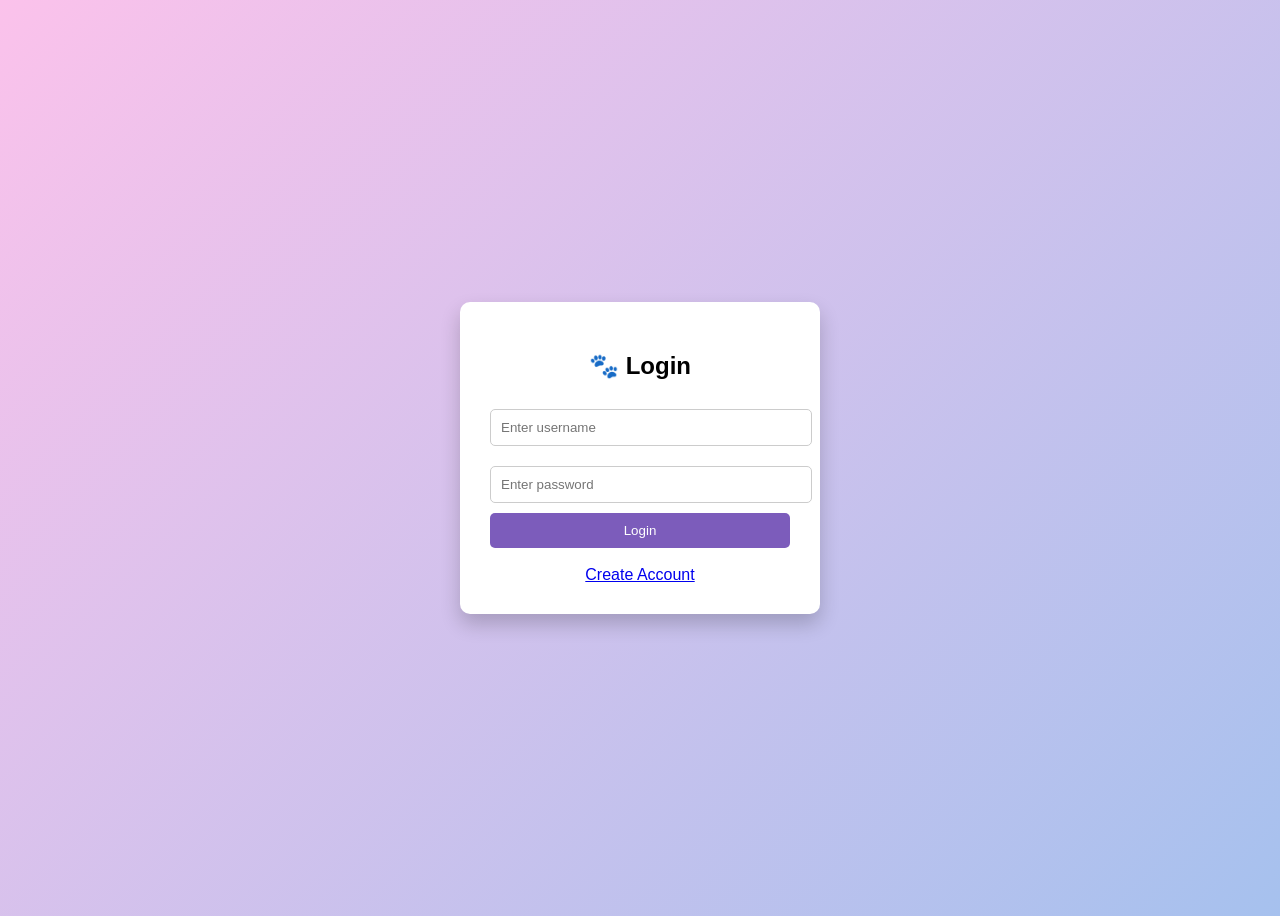
<file: login.html>
<!DOCTYPE html>
<html>
<head>
<title>Pawfect Pets Login</title>

<style>

body{
font-family:Arial;
background:linear-gradient(135deg,#fbc2eb,#a6c1ee);
display:flex;
justify-content:center;
align-items:center;
height:100vh;
}

.container{
background:white;
padding:30px;
width:300px;
border-radius:10px;
box-shadow:0 10px 20px rgba(0,0,0,0.2);
text-align:center;
}

input{
width:100%;
padding:10px;
margin:10px 0;
border-radius:5px;
border:1px solid #ccc;
}

button{
width:100%;
padding:10px;
background:#7c5cbb;
color:white;
border:none;
border-radius:5px;
cursor:pointer;
}

button:hover{
background:#5e3f9c;
}

#error{
color:red;
font-size:14px;
}

</style>
</head>

<body>

<div class="container">

<h2>🐾 Login</h2>

<p id="error"></p>

<input type="text" id="username" placeholder="Enter username">

<input type="password" id="password" placeholder="Enter password">

<button onclick="login()">Login</button>

<br><br>

<a href="signup.html">Create Account</a>

</div>

<script>

function login(){

var username=document.getElementById("username").value;
var password=document.getElementById("password").value;

var storedUser=localStorage.getItem("username");
var storedPass=localStorage.getItem("password");

if(username==storedUser && password==storedPass){

localStorage.setItem("loggedIn","true");

alert("Login Successful!");

window.location.href="index.html";

}

else{
document.getElementById("error").innerHTML="Invalid username or password";
}

}

</script>

</body>
</html>
</file>
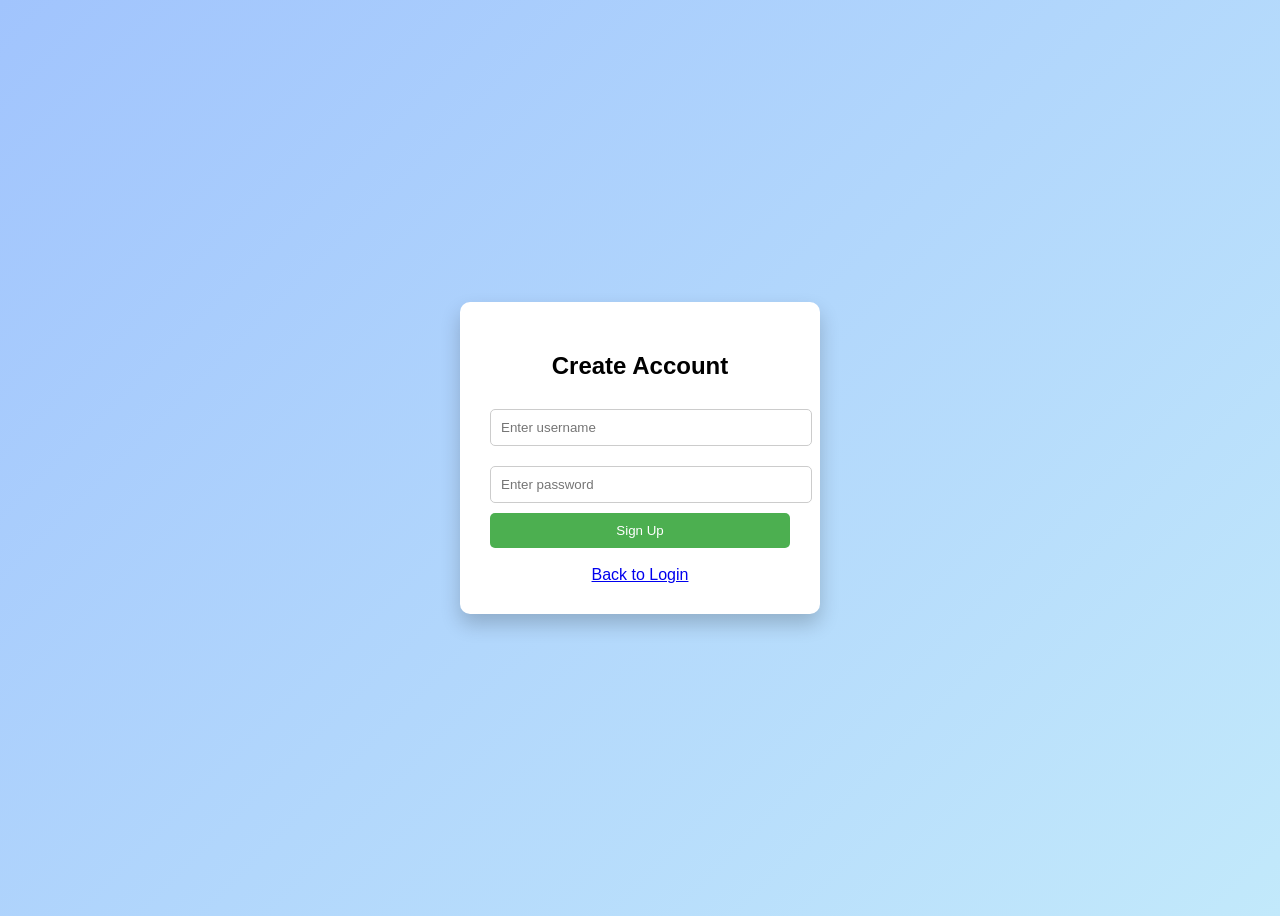
<file: signup.html>
<!DOCTYPE html>
<html>
<head>
<title>Create Account</title>

<style>

body{
font-family:Arial;
background:linear-gradient(135deg,#a1c4fd,#c2e9fb);
display:flex;
justify-content:center;
align-items:center;
height:100vh;
}

.container{
background:white;
padding:30px;
width:300px;
border-radius:10px;
box-shadow:0 10px 20px rgba(0,0,0,0.2);
text-align:center;
}

input{
width:100%;
padding:10px;
margin:10px 0;
border-radius:5px;
border:1px solid #ccc;
}

button{
width:100%;
padding:10px;
background:#4CAF50;
color:white;
border:none;
border-radius:5px;
cursor:pointer;
}

button:hover{
background:#3e8e41;
}

</style>
</head>

<body>

<div class="container">

<h2>Create Account</h2>

<input type="text" id="username" placeholder="Enter username">

<input type="password" id="password" placeholder="Enter password">

<button onclick="signup()">Sign Up</button>

<br><br>

<a href="login.html">Back to Login</a>

</div>

<script>

function signup(){

var username=document.getElementById("username").value;
var password=document.getElementById("password").value;

if(username=="" || password==""){
alert("Please fill all fields");
return;
}

localStorage.setItem("username",username);
localStorage.setItem("password",password);

alert("Account Created!");

window.location.href="login.html";

}

</script>

</body>
</html>
</file>
<file: style.css>
/* ================================================================

   
   TABLE OF CONTENTS:
   1.  CSS Variables (custom colours/sizes stored as names)
   2.  Reset & Base Styles
   3.  Navigation Bar
   4.  Hero Section
   5.  Filter/Sort Bar
   6.  Pet Cards Grid
   7.  Breed Comparison Table
   8.  Pet Detail Modal (popup)
   9.  Cart Popup
   10. Accessories Page
   11. Video Cards (Care page)
   12. Tips Section (Care page)
   13. Contact Form Page
   14. Footer
   15. Utility Classes
   16. Animations (keyframes)
   17. Responsive (mobile) overrides
================================================================ */


/* ----------------------------------------------------------------
   1. CSS VARIABLES
   - Defined on :root so they work everywhere on the page
   - Use var(--name) to reuse them
---------------------------------------------------------------- */
:root {
  --periwinkle:   #CCCCFF;   /* main background colour */
  --lavender:     #b8b8ff;   /* slightly deeper periwinkle */
  --purple:       #7c5cbb;   /* buttons, accents */
  --purple-dark:  #5a3d99;   /* hover state on buttons */
  --pink:         #ffb6c1;   /* ear pink, accents */
  --white:        #ffffff;
  --soft-white:   #fafaf8;
  --text-dark:    #3a3357;   /* main body text */
  --text-mid:     #6b5c8a;   /* secondary text */
  --card-shadow:  0 4px 18px rgba(124, 92, 187, 0.15);
  --radius:       18px;       /* rounded corners */
  --radius-sm:    10px;
  --transition:   0.3s ease;  /* animation speed */
}


/* ----------------------------------------------------------------
   2. RESET & BASE STYLES
   Remove browser default margins, set font
---------------------------------------------------------------- */
* {
  /* box-sizing: border-box means padding is included in width */
  box-sizing: border-box;
  margin: 0;
  padding: 0;
}

body {
  /* font-family: try fonts in order, fall back to sans-serif */
  font-family: 'Quicksand', 'Nunito', sans-serif;
  background-color: var(--periwinkle);  /* main background */
  color: var(--text-dark);
  line-height: 1.6;
}

/* All links: remove underline by default */
a {
  text-decoration: none;
  color: inherit;
}

/* Image responsiveness: never overflow container */
img {
  max-width: 100%;
  display: block;
}

/* Remove bullet points from unordered lists */
ul {
  list-style: none;
}


/* ----------------------------------------------------------------
   3. NAVIGATION BAR
   - position: sticky keeps it at top when scrolling
   - display: flex arranges items in a row
---------------------------------------------------------------- */
.navbar {
  position: sticky;     /* sticks to top of screen */
  top: 0;
  z-index: 1000;        /* appears above everything else */
  display: flex;
  align-items: center;  /* vertical center */
  justify-content: space-between;  /* logo left, links right */
  padding: 14px 30px;
  background: rgba(255, 255, 255, 0.85);  /* semi-transparent white */
  backdrop-filter: blur(10px);            /* frosted glass effect */
  box-shadow: 0 2px 12px rgba(124, 92, 187, 0.12);
}

/* Logo area */
.nav-logo {
  display: flex;
  align-items: center;
  gap: 8px;
  font-family: 'Nunito', sans-serif;
  font-weight: 800;
  font-size: 1.3rem;
  color: var(--purple);
}

.logo-icon {
  font-size: 1.8rem;
  /* CSS animation: wobble defined in keyframes below */
  animation: wobble 3s infinite ease-in-out;
}

/* Navigation links list */
.nav-links {
  display: flex;
  align-items: center;
  gap: 6px;
  flex-wrap: wrap;
}

/* Each link */
.nav-links li a {
  padding: 8px 14px;
  border-radius: 20px;
  font-weight: 600;
  font-size: 0.9rem;
  color: var(--text-mid);
  /* CSS transition: smoothly animate colour change */
  transition: background var(--transition), color var(--transition);
}

/* Hover state: changes background */
.nav-links li a:hover,
.nav-links li a.active {
  background: var(--periwinkle);
  color: var(--purple);
}

/* Cart button styling */
.cart-btn {
  background: var(--purple) !important;
  color: white !important;
  padding: 8px 16px !important;
  border-radius: 20px !important;
}
.cart-btn:hover {
  background: var(--purple-dark) !important;
}

/* Small red badge showing number of items in cart */
.cart-badge {
  background: #ff4d6d;
  color: white;
  border-radius: 50%;
  font-size: 0.7rem;
  padding: 1px 6px;
  margin-left: 4px;
  font-weight: 700;
}

/* Hamburger menu button (mobile only) */
.hamburger {
  display: none;  /* hidden on desktop */
  background: none;
  border: none;
  font-size: 1.8rem;
  cursor: pointer;
  color: var(--purple);
}


/* ----------------------------------------------------------------
   4. HERO SECTION
   - Full-width banner at the top of the homepage
---------------------------------------------------------------- */
.hero {
  text-align: center;
  padding: 60px 20px 80px;
  background: linear-gradient(
    180deg,
    rgba(204, 204, 255, 0) 0%,
    rgba(184, 184, 255, 0.4) 100%
  );
}

.hero-content {
  max-width: 600px;
  margin: 0 auto;
}

/* SVG bunny illustration */
.hero-svg {
  width: 200px;
  margin: 0 auto 20px;
  /* animation: float defined in keyframes below */
  animation: float 3s ease-in-out infinite;
  filter: drop-shadow(0 8px 15px rgba(124, 92, 187, 0.2));
}

.hero-title {
  font-family: 'Nunito', sans-serif;
  font-size: clamp(2rem, 5vw, 3rem);  /* clamp scales font size */
  font-weight: 800;
  color: var(--purple);
  margin-bottom: 10px;
  /* animation: fade-in from below */
  animation: slideUp 0.8s ease forwards;
}

.hero-subtitle {
  font-size: 1.1rem;
  color: var(--text-mid);
  margin-bottom: 30px;
  animation: slideUp 0.8s 0.2s ease forwards;
  opacity: 0;
  animation-fill-mode: forwards;
}


/* ----------------------------------------------------------------
   5. FILTER & SORT BAR
---------------------------------------------------------------- */
.filter-bar {
  padding: 30px 20px 10px;
  text-align: center;
}

.section-title {
  font-family: 'Nunito', sans-serif;
  font-size: 1.8rem;
  font-weight: 800;
  color: var(--purple);
  margin-bottom: 6px;
}

.section-subtitle {
  color: var(--text-mid);
  margin-bottom: 20px;
}

/* Filter buttons row */
.filters {
  display: flex;
  flex-wrap: wrap;   /* wrap to next line on small screens */
  gap: 10px;
  justify-content: center;
  margin-bottom: 16px;
}

/* Individual filter button */
.filter-btn {
  background: white;
  border: 2px solid var(--lavender);
  border-radius: 20px;
  padding: 8px 18px;
  font-family: 'Quicksand', sans-serif;
  font-size: 0.9rem;
  font-weight: 600;
  color: var(--text-mid);
  cursor: pointer;
  transition: all var(--transition);  /* animate ALL properties */
}

/* Active / hover filter button */
.filter-btn:hover,
.filter-btn.active {
  background: var(--purple);
  color: white;
  border-color: var(--purple);
  /* CSS transform: slightly grow the button */
  transform: scale(1.05);
}

/* Sort dropdown */
.sort-bar {
  display: flex;
  align-items: center;
  gap: 10px;
  justify-content: center;
  margin-bottom: 10px;
  font-size: 0.9rem;
  color: var(--text-mid);
  font-weight: 600;
}

.sort-bar select {
  padding: 6px 12px;
  border-radius: 10px;
  border: 2px solid var(--lavender);
  font-family: 'Quicksand', sans-serif;
  font-size: 0.9rem;
  background: white;
  color: var(--text-dark);
  cursor: pointer;
}


/* ----------------------------------------------------------------
   6. PET CARDS GRID
   - CSS Grid creates automatic responsive columns
---------------------------------------------------------------- */
.pets-grid {
  display: grid;
  /* auto-fill: as many columns as fit; minmax: min 240px, max equal */
  grid-template-columns: repeat(auto-fill, minmax(240px, 1fr));
  gap: 24px;
  padding: 20px 30px 50px;
  max-width: 1200px;
  margin: 0 auto;
}

/* Each pet card */
.pet-card {
  background: var(--white);
  border-radius: var(--radius);
  box-shadow: var(--card-shadow);
  overflow: hidden;       /* crop rounded corners */
  cursor: pointer;
  /* CSS position relative: so child absolute elements are inside */
  position: relative;
  transition: transform var(--transition), box-shadow var(--transition);
}

/* Hover effect: lift the card up */
.pet-card:hover {
  transform: translateY(-8px);  /* move 8px upward */
  box-shadow: 0 12px 35px rgba(124, 92, 187, 0.25);
}

/* Hover info overlay - hidden by default, appears on hover */
.card-hover-info {
  position: absolute;   /* sits on top of card content */
  top: 0;
  left: 0;
  right: 0;
  background: rgba(124, 92, 187, 0.88);
  color: white;
  text-align: center;
  padding: 10px;
  font-size: 0.85rem;
  font-weight: 600;
  border-radius: var(--radius) var(--radius) 0 0;
  /* Start invisible and off-screen above */
  opacity: 0;
  transform: translateY(-100%);
  transition: all var(--transition);  /* smooth slide in */
  z-index: 2;
}

/* When card is hovered, show the info bar */
.pet-card:hover .card-hover-info {
  opacity: 1;
  transform: translateY(0);  /* slide to original position */
}

/* The big emoji acting as pet image */
.pet-emoji {
  text-align: center;
  font-size: 5rem;
  padding: 30px 20px 10px;
  background: linear-gradient(135deg, var(--periwinkle), var(--lavender));
}

/* Pet name, breed, price text area */
.pet-info {
  padding: 16px;
  text-align: center;
}

.pet-name {
  font-family: 'Nunito', sans-serif;
  font-size: 1.1rem;
  font-weight: 800;
  color: var(--purple);
  margin-bottom: 4px;
}

.pet-breed {
  font-size: 0.85rem;
  color: var(--text-mid);
  margin-bottom: 8px;
}

.pet-price {
  font-size: 1.2rem;
  font-weight: 700;
  color: #ff4d6d;
  margin-bottom: 12px;
}

/* "Add to Cart" button on each card */
.btn-add {
  background: var(--purple);
  color: white;
  border: none;
  border-radius: 20px;
  padding: 8px 20px;
  font-family: 'Quicksand', sans-serif;
  font-size: 0.85rem;
  font-weight: 700;
  cursor: pointer;
  transition: all var(--transition);
  width: 100%;
}

.btn-add:hover {
  background: var(--purple-dark);
  transform: scale(1.03);  /* slightly grow */
}

/* Hide filter results */
.pet-card.hidden {
  display: none;
}


/* ----------------------------------------------------------------
   7. BREED COMPARISON TABLE
---------------------------------------------------------------- */
.table-section {
  padding: 40px 20px;
  text-align: center;
  max-width: 1100px;
  margin: 0 auto;
}

/* Wrapper allows horizontal scroll on small screens */
.table-wrapper {
  overflow-x: auto;
  margin-top: 20px;
  border-radius: var(--radius);
  box-shadow: var(--card-shadow);
}

.breed-table {
  width: 100%;
  border-collapse: collapse;  /* merge cell borders */
  background: white;
  border-radius: var(--radius);
  overflow: hidden;
  font-size: 0.9rem;
}

/* Table header */
.breed-table thead tr {
  background: var(--purple);
  color: white;
}

.breed-table th {
  padding: 14px 16px;
  font-family: 'Nunito', sans-serif;
  font-weight: 700;
  text-align: left;
}

/* Table body cells */
.breed-table td {
  padding: 12px 16px;
  border-bottom: 1px solid var(--periwinkle);
  color: var(--text-dark);
}

/* Alternate row colours (zebra striping) */
.breed-table tbody tr:nth-child(even) {
  background: #f8f7ff;
}

/* Hover row highlight */
.breed-table tbody tr:hover {
  background: var(--periwinkle);
  transition: background var(--transition);
}


/* ----------------------------------------------------------------
   8. PET DETAIL MODAL (POPUP)
   - position: fixed covers whole screen
   - display: none hides it; JS changes to flex to show
---------------------------------------------------------------- */
.modal-overlay {
  display: none;               /* hidden by default */
  position: fixed;             /* covers entire viewport */
  inset: 0;                    /* shorthand for top/right/bottom/left: 0 */
  background: rgba(60, 30, 100, 0.45);   /* dark tinted backdrop */
  z-index: 2000;
  align-items: center;
  justify-content: center;
  padding: 20px;
}

/* The white box in the middle */
.modal-box {
  background: white;
  border-radius: var(--radius);
  padding: 30px;
  max-width: 500px;
  width: 100%;
  max-height: 90vh;
  overflow-y: auto;            /* scroll if content is tall */
  position: relative;
  /* animation: pop in from small */
  animation: popIn 0.3s ease forwards;
  text-align: center;
}

.modal-close {
  position: absolute;
  top: 14px;
  right: 18px;
  background: var(--periwinkle);
  border: none;
  border-radius: 50%;
  width: 32px;
  height: 32px;
  font-size: 1rem;
  cursor: pointer;
  color: var(--purple);
  font-weight: 700;
  transition: all var(--transition);
}
.modal-close:hover {
  background: var(--purple);
  color: white;
  transform: rotate(90deg);  /* spin the X on hover */
}

.modal-emoji {
  font-size: 5rem;
  margin-bottom: 10px;
}

.modal-box h2 {
  font-family: 'Nunito', sans-serif;
  font-size: 1.5rem;
  color: var(--purple);
  margin-bottom: 8px;
}

.modal-tag {
  display: inline-block;
  background: var(--periwinkle);
  color: var(--purple);
  padding: 4px 14px;
  border-radius: 20px;
  font-size: 0.85rem;
  font-weight: 600;
  margin-bottom: 16px;
}

/* Stat chips row */
.modal-grid {
  display: flex;
  gap: 10px;
  justify-content: center;
  flex-wrap: wrap;
  margin-bottom: 20px;
}

.modal-stat {
  background: #f8f7ff;
  border-radius: 12px;
  padding: 10px 14px;
  display: flex;
  flex-direction: column;
  gap: 4px;
  font-size: 0.85rem;
  min-width: 110px;
}

.modal-stat strong {
  font-size: 0.8rem;
  color: var(--text-mid);
}

/* Info sections inside modal */
.modal-section {
  text-align: left;
  margin-bottom: 14px;
  padding: 12px 14px;
  background: #fafaf8;
  border-radius: var(--radius-sm);
  border-left: 4px solid var(--lavender);
}

.modal-section h4 {
  font-size: 0.9rem;
  color: var(--purple);
  margin-bottom: 4px;
}

.modal-section p {
  font-size: 0.88rem;
  color: var(--text-dark);
}


/* ----------------------------------------------------------------
   9. CART POPUP (slide-in from right)
---------------------------------------------------------------- */
.cart-popup {
  position: fixed;
  right: 20px;
  top: 80px;
  background: white;
  border-radius: var(--radius);
  box-shadow: 0 8px 30px rgba(124, 92, 187, 0.25);
  width: 300px;
  max-height: 80vh;
  overflow-y: auto;
  padding: 20px;
  z-index: 1500;
  display: none;              /* JS shows/hides this */
  animation: slideInRight 0.3s ease;
}

.cart-header {
  display: flex;
  justify-content: space-between;
  align-items: center;
  margin-bottom: 16px;
  padding-bottom: 12px;
  border-bottom: 2px solid var(--periwinkle);
}

.cart-header h3 {
  font-family: 'Nunito', sans-serif;
  color: var(--purple);
}

.cart-header button {
  background: none;
  border: none;
  font-size: 1.2rem;
  cursor: pointer;
  color: var(--text-mid);
}

#cart-items-list li {
  display: flex;
  justify-content: space-between;
  padding: 8px 0;
  border-bottom: 1px dashed var(--periwinkle);
  font-size: 0.9rem;
}

.cart-total {
  text-align: right;
  font-size: 1.1rem;
  font-weight: 700;
  color: var(--purple);
  margin-top: 12px;
}


/* ----------------------------------------------------------------
   10. ACCESSORIES PAGE specific styles are same as pets-grid
    (uses same .pets-grid and .pet-card classes)
---------------------------------------------------------------- */


/* ----------------------------------------------------------------
   11. VIDEO CARDS (Care page)
---------------------------------------------------------------- */
.video-grid {
  display: grid;
  grid-template-columns: repeat(auto-fill, minmax(300px, 1fr));
  gap: 24px;
  padding: 20px 30px 50px;
  max-width: 1200px;
  margin: 0 auto;
}

.video-card {
  background: white;
  border-radius: var(--radius);
  box-shadow: var(--card-shadow);
  overflow: hidden;
  transition: transform var(--transition);
}
.video-card:hover {
  transform: translateY(-5px);
}

/* 16:9 aspect ratio wrapper for video */
.video-wrapper {
  position: relative;
  padding-top: 56.25%;  /* 9/16 = 56.25% */
}

/* The iframe fills the wrapper completely */
.video-wrapper iframe {
  position: absolute;
  top: 0;
  left: 0;
  width: 100%;
  height: 100%;
  border: none;
}

.video-info {
  padding: 16px;
}

.video-info h3 {
  font-family: 'Nunito', sans-serif;
  font-size: 1rem;
  color: var(--purple);
  margin-bottom: 6px;
}

.video-info p {
  font-size: 0.85rem;
  color: var(--text-mid);
  margin-bottom: 10px;
}

.video-tag {
  background: var(--periwinkle);
  color: var(--purple);
  padding: 3px 10px;
  border-radius: 20px;
  font-size: 0.75rem;
  font-weight: 600;
}

/* Hidden video cards */
.video-card.hidden {
  display: none;
}


/* ----------------------------------------------------------------
   12. TIPS SECTION (Care page)
---------------------------------------------------------------- */
.tips-section {
  padding: 40px 30px;
  max-width: 1100px;
  margin: 0 auto;
  text-align: center;
}

.tips-grid {
  display: grid;
  grid-template-columns: repeat(auto-fill, minmax(200px, 1fr));
  gap: 20px;
  margin-top: 24px;
}

.tip-card {
  background: white;
  border-radius: var(--radius);
  padding: 24px 16px;
  box-shadow: var(--card-shadow);
  transition: transform var(--transition);
}
.tip-card:hover {
  transform: translateY(-5px);
}

.tip-icon {
  font-size: 2.5rem;
  margin-bottom: 12px;
}

.tip-card h4 {
  font-family: 'Nunito', sans-serif;
  color: var(--purple);
  margin-bottom: 8px;
}

.tip-card p {
  font-size: 0.85rem;
  color: var(--text-mid);
}


/* ----------------------------------------------------------------
   13. CONTACT FORM PAGE
---------------------------------------------------------------- */
.contact-section {
  display: grid;
  /* Two equal columns on desktop */
  grid-template-columns: 1fr 1.6fr;
  gap: 30px;
  max-width: 1100px;
  margin: 0 auto;
  padding: 30px;
}

/* Info cards on the left */
.contact-info {
  display: flex;
  flex-direction: column;
  gap: 16px;
}

.info-card {
  background: white;
  border-radius: var(--radius);
  padding: 20px;
  box-shadow: var(--card-shadow);
  display: flex;
  gap: 12px;
  align-items: flex-start;
}

.info-icon {
  font-size: 1.8rem;
}

.info-card h4 {
  font-family: 'Nunito', sans-serif;
  color: var(--purple);
  margin-bottom: 4px;
}

.info-card p, .info-card a {
  font-size: 0.9rem;
  color: var(--text-mid);
}

/* Small hours table inside info card */
.hours-table {
  font-size: 0.85rem;
  width: 100%;
}
.hours-table td {
  padding: 2px 8px 2px 0;
}

/* Form container on the right */
.form-container {
  background: white;
  border-radius: var(--radius);
  padding: 30px;
  box-shadow: var(--card-shadow);
}

.form-container h2 {
  font-family: 'Nunito', sans-serif;
  color: var(--purple);
  margin-bottom: 20px;
  font-size: 1.3rem;
}

/* Section title inside form */
.form-section-title {
  font-weight: 700;
  color: var(--purple);
  font-size: 1rem;
  margin: 20px 0 12px;
  padding-bottom: 6px;
  border-bottom: 2px solid var(--periwinkle);
}

/* Form group: label + input */
.form-group {
  margin-bottom: 16px;
  display: flex;
  flex-direction: column;
  gap: 5px;
}

.form-group label {
  font-size: 0.9rem;
  font-weight: 600;
  color: var(--text-dark);
}

/* Red asterisk for required fields */
.required {
  color: #ff4d6d;
}

/* Input, select, textarea styles */
.form-group input[type="text"],
.form-group input[type="email"],
.form-group input[type="tel"],
.form-group input[type="number"],
.form-group select,
.form-group textarea {
  padding: 10px 14px;
  border: 2px solid var(--lavender);
  border-radius: var(--radius-sm);
  font-family: 'Quicksand', sans-serif;
  font-size: 0.9rem;
  color: var(--text-dark);
  background: #fafaf8;
  transition: border-color var(--transition);
  width: 100%;
}

/* Focused input: highlight border */
.form-group input:focus,
.form-group select:focus,
.form-group textarea:focus {
  outline: none;
  border-color: var(--purple);
  background: white;
}

/* Input with an error */
.form-group input.error-field,
.form-group select.error-field,
.form-group textarea.error-field {
  border-color: #ff4d6d;
}

/* Error message text */
.error-msg {
  font-size: 0.8rem;
  color: #ff4d6d;
  font-weight: 600;
  display: none;  /* hidden; JS shows with .show class */
}
.error-msg.show {
  display: block;
}

/* Radio button group */
.radio-group {
  display: flex;
  flex-wrap: wrap;
  gap: 12px;
}

.radio-label {
  display: flex;
  align-items: center;
  gap: 6px;
  cursor: pointer;
  font-size: 0.9rem;
  font-weight: 600;
  color: var(--text-mid);
  background: #f8f7ff;
  padding: 8px 14px;
  border-radius: 20px;
  border: 2px solid var(--lavender);
  transition: all var(--transition);
}
.radio-label:hover {
  border-color: var(--purple);
  background: var(--periwinkle);
}

/* Checkbox */
.checkbox-group {
  flex-direction: row;
  align-items: flex-start;
  flex-wrap: wrap;
}

.checkbox-label {
  display: flex;
  align-items: center;
  gap: 8px;
  font-size: 0.9rem;
  color: var(--text-mid);
  cursor: pointer;
}

/* Submit button */
.btn-submit {
  width: 100%;
  padding: 14px;
  font-size: 1rem;
  margin-top: 10px;
}

/* Success message */
.success-message {
  text-align: center;
  padding: 40px;
  animation: popIn 0.4s ease;
}

.success-icon {
  font-size: 4rem;
  margin-bottom: 16px;
  animation: bounce 1s ease 0.3s;
}

.success-message h3 {
  font-family: 'Nunito', sans-serif;
  color: var(--purple);
  font-size: 1.3rem;
  margin-bottom: 10px;
}

.success-message p {
  color: var(--text-mid);
  margin-bottom: 20px;
}


/* ----------------------------------------------------------------
   14. PAGE HEADER (for non-home pages)
---------------------------------------------------------------- */
.page-header {
  text-align: center;
  padding: 50px 20px 30px;
  background: linear-gradient(180deg, rgba(255,255,255,0.5), transparent);
}

.page-header h1 {
  font-family: 'Nunito', sans-serif;
  font-size: clamp(1.8rem, 4vw, 2.5rem);
  font-weight: 800;
  color: var(--purple);
  margin-bottom: 8px;
}

.page-header p {
  color: var(--text-mid);
  font-size: 1.1rem;
}


/* ----------------------------------------------------------------
   15. PRIMARY BUTTON (reused everywhere)
---------------------------------------------------------------- */
.btn-primary {
  display: inline-block;
  background: var(--purple);
  color: white;
  border: none;
  border-radius: 24px;
  padding: 12px 28px;
  font-family: 'Nunito', sans-serif;
  font-size: 1rem;
  font-weight: 700;
  cursor: pointer;
  /* multiple transitions */
  transition: background var(--transition), transform var(--transition),
              box-shadow var(--transition);
  box-shadow: 0 4px 14px rgba(124, 92, 187, 0.35);
}

.btn-primary:hover {
  background: var(--purple-dark);
  transform: translateY(-3px) scale(1.04);  /* lift + grow */
  box-shadow: 0 8px 22px rgba(124, 92, 187, 0.45);
}

.btn-primary:active {
  transform: scale(0.97);  /* press effect */
}


/* ----------------------------------------------------------------
   16. FOOTER
---------------------------------------------------------------- */
.footer {
  background: var(--purple);
  color: black;
  padding: 40px 30px 20px;
  margin-top: 40px;
}

.footer-grid {
  display: grid;
  grid-template-columns: repeat(auto-fit, minmax(180px, 1fr));
  gap: 30px;
  max-width: 1000px;
  margin: 0 auto 24px;
}

.footer h4 {
  font-family: 'Nunito', sans-serif;
  font-size: 1rem;
  margin-bottom: 10px;
  color: black;
}

.footer p, .footer li {
  font-size: 0.88rem;
  color: black;
  margin-bottom: 4px;
}

.footer ul li {
  margin-bottom: 6px;
}

.footer ul li a:hover {
  text-decoration: underline;
  color: rgb(0, 0, 0);
}

.footer-copy {
  text-align: center;
  font-size: 0.8rem;
  color: rgba(255,255,255,0.6);
  padding-top: 16px;
  border-top: 1px solid rgba(255,255,255,0.2);
}


/* ----------------------------------------------------------------
   17. KEYFRAME ANIMATIONS
   - @keyframes defines animation steps
   - Used with animation: property above
---------------------------------------------------------------- */

/* Floating up-down (used on hero SVG) */
@keyframes float {
  0%, 100% { transform: translateY(0); }
  50%       { transform: translateY(-12px); }
}

/* Gentle wobble (used on logo paw icon) */
@keyframes wobble {
  0%, 100% { transform: rotate(0deg); }
  25%       { transform: rotate(10deg); }
  75%       { transform: rotate(-10deg); }
}

/* Slide up from below (used on hero text) */
@keyframes slideUp {
  from { opacity: 0; transform: translateY(20px); }
  to   { opacity: 1; transform: translateY(0); }
}

/* Scale from nothing (modal popup) */
@keyframes popIn {
  from { opacity: 0; transform: scale(0.85); }
  to   { opacity: 1; transform: scale(1); }
}

/* Slide in from right (cart) */
@keyframes slideInRight {
  from { opacity: 0; transform: translateX(40px); }
  to   { opacity: 1; transform: translateX(0); }
}

/* Bounce (success icon) */
@keyframes bounce {
  0%, 100% { transform: translateY(0); }
  40%       { transform: translateY(-20px); }
  60%       { transform: translateY(-10px); }
}


/* ----------------------------------------------------------------
   18. RESPONSIVE STYLES (MOBILE)
   - @media queries apply styles only at certain screen widths
   - max-width: 768px targets tablets and phones
---------------------------------------------------------------- */
@media (max-width: 768px) {

  /* Show hamburger, hide links by default */
  .hamburger {
    display: block;
  }

  .nav-links {
    display: none;           /* hidden until menu opened */
    flex-direction: column;  /* stack vertically */
    position: absolute;
    top: 65px;
    left: 0;
    right: 0;
    background: white;
    padding: 16px;
    box-shadow: 0 8px 20px rgba(0,0,0,0.1);
    z-index: 999;
  }

  /* JavaScript adds this class to show the menu */
  .nav-links.open {
    display: flex;
  }

  .nav-links li {
    width: 100%;
  }

  .nav-links li a {
    display: block;
    padding: 12px 16px;
  }

  /* Single column grid on mobile */
  .pets-grid {
    grid-template-columns: 1fr 1fr;
    padding: 16px;
    gap: 16px;
  }

  .contact-section {
    grid-template-columns: 1fr;  /* stack on mobile */
  }

  .hero-title {
    font-size: 1.8rem;
  }

  .cart-popup {
    right: 10px;
    width: calc(100vw - 20px);
  }
}

/* Very small screens: one column */
@media (max-width: 400px) {
  .pets-grid {
    grid-template-columns: 1fr;
  }
}
</file>
